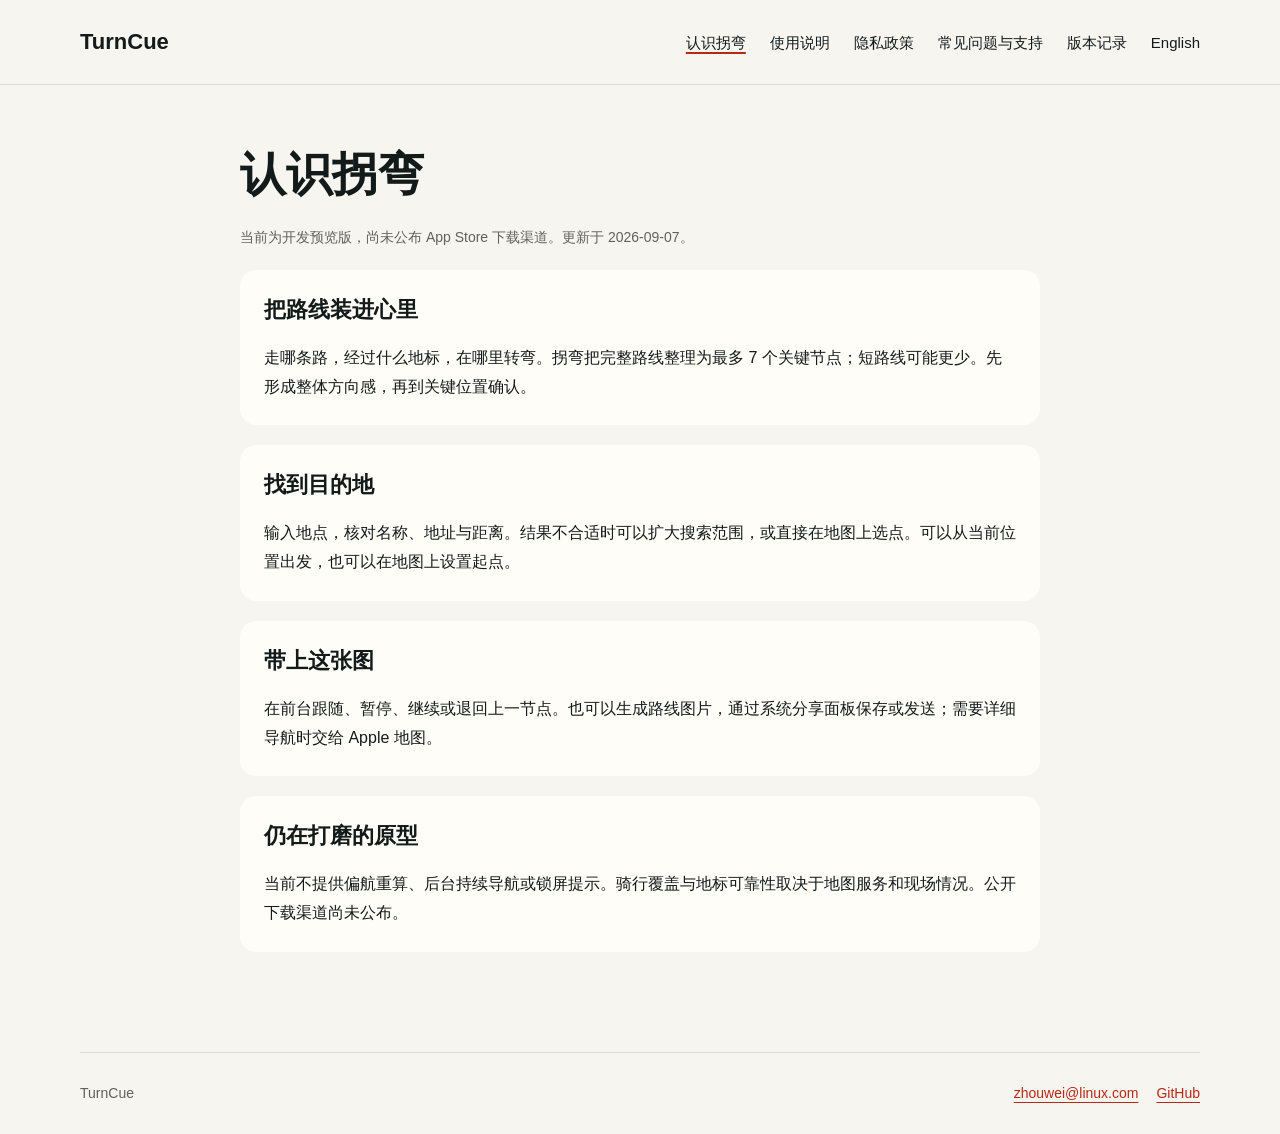
<file: index.html>
<!doctype html>
<html lang="zh-Hans"><head>
<meta charset="utf-8"><meta name="viewport" content="width=device-width, initial-scale=1">
<title>认识拐弯 · TurnCue</title>
<meta name="description" content="认识拐弯 — TurnCue route notes, key points and foreground following.">
<meta property="og:title" content="认识拐弯 · TurnCue"><meta property="og:type" content="website">
<meta property="og:url" content="https://xiaomao361.github.io/turncue/"><meta property="og:image" content="https://xiaomao361.github.io/turncue/assets/app-icon.png">
<link rel="canonical" href="https://xiaomao361.github.io/turncue/"><link rel="icon" href="assets/app-icon.png">
<link rel="stylesheet" href="assets/site.css"></head>
<body><a class="skip" href="#main">跳到正文</a>
<header class="site-header"><nav class="nav shell" aria-label="主导航">
<a class="brand" href="index.html">TurnCue</a><div class="links"><a href="index.html" aria-current="page">认识拐弯</a><a href="guide/index.html">使用说明</a><a href="privacy/index.html">隐私政策</a><a href="support/index.html">常见问题与支持</a><a href="changelog/index.html">版本记录</a><a href="en/index.html" lang="en">English</a></div></nav></header>
<main id="main" class="page shell"><h1>认识拐弯</h1><p class="status">当前为开发预览版，尚未公布 App Store 下载渠道。更新于 2026-09-07。</p>
<section class="help-card"><h2>把路线装进心里</h2><p>走哪条路，经过什么地标，在哪里转弯。拐弯把完整路线整理为最多 7 个关键节点；短路线可能更少。先形成整体方向感，再到关键位置确认。</p></section><section class="help-card"><h2>找到目的地</h2><p>输入地点，核对名称、地址与距离。结果不合适时可以扩大搜索范围，或直接在地图上选点。可以从当前位置出发，也可以在地图上设置起点。</p></section><section class="help-card"><h2>带上这张图</h2><p>在前台跟随、暂停、继续或退回上一节点。也可以生成路线图片，通过系统分享面板保存或发送；需要详细导航时交给 Apple 地图。</p></section><section class="help-card"><h2>仍在打磨的原型</h2><p>当前不提供偏航重算、后台持续导航或锁屏提示。骑行覆盖与地标可靠性取决于地图服务和现场情况。公开下载渠道尚未公布。</p></section></main>
<footer class="site-footer shell"><p>TurnCue</p><div><a href="mailto:zhouwei@linux.com">zhouwei@linux.com</a><a href="https://github.com/xiaomao361/turncue">GitHub</a></div></footer>
</body></html>
</file>
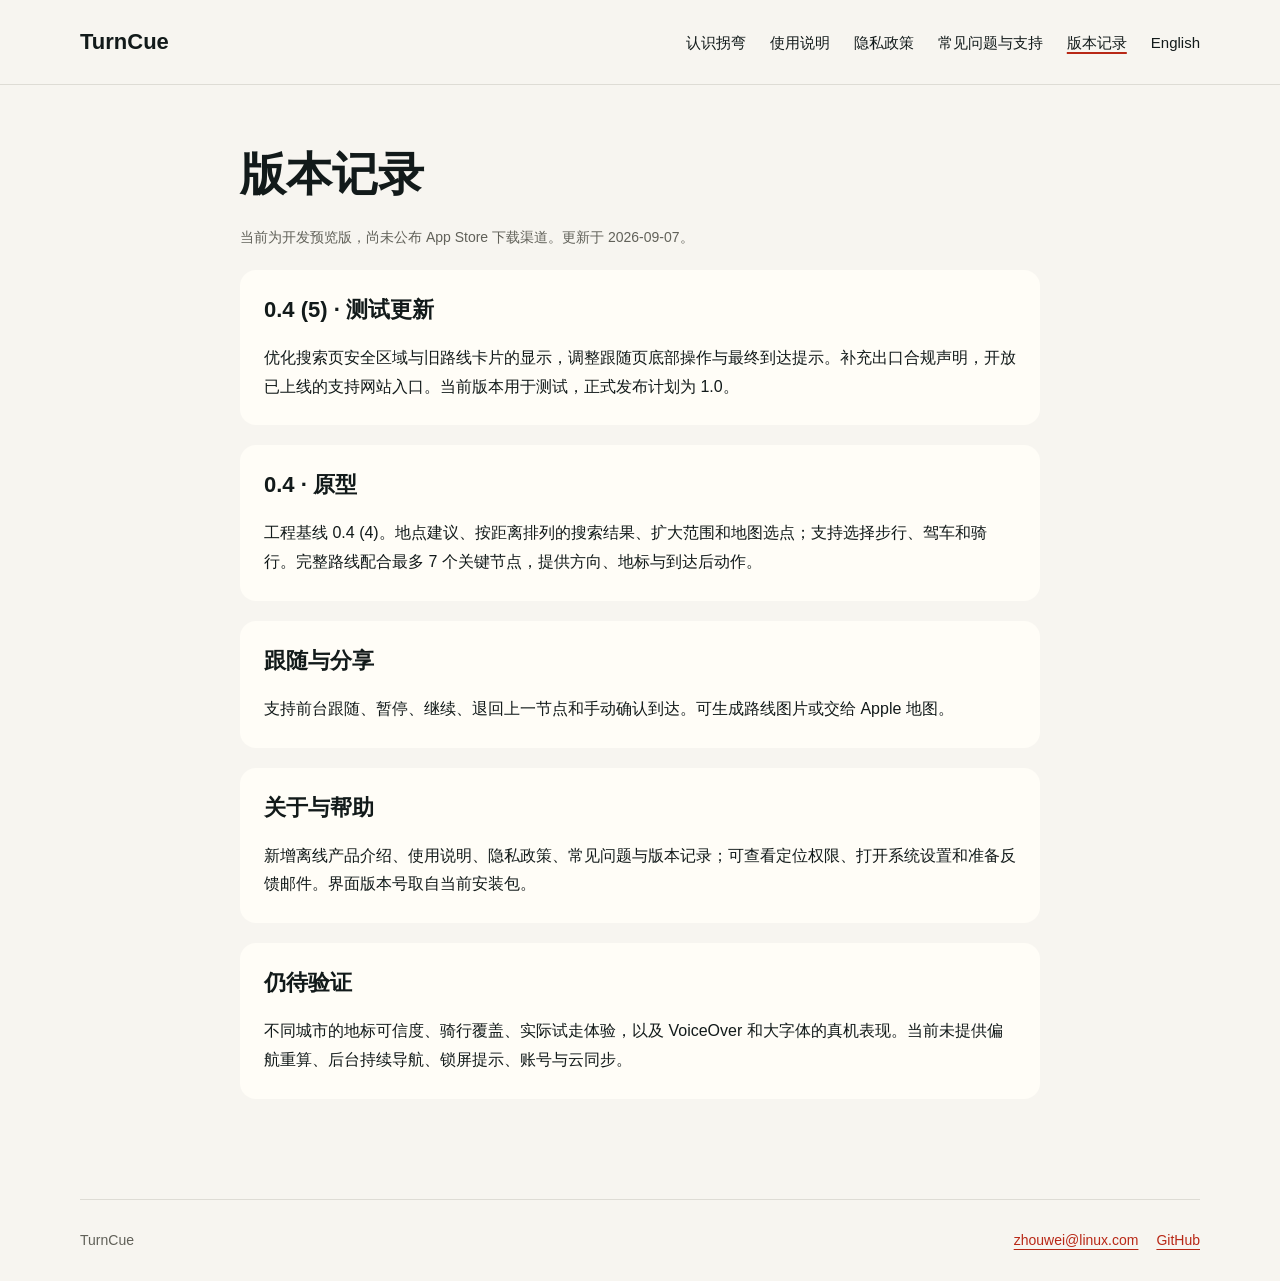
<file: changelog/index.html>
<!doctype html>
<html lang="zh-Hans"><head>
<meta charset="utf-8"><meta name="viewport" content="width=device-width, initial-scale=1">
<title>版本记录 · TurnCue</title>
<meta name="description" content="版本记录 — TurnCue route notes, key points and foreground following.">
<meta property="og:title" content="版本记录 · TurnCue"><meta property="og:type" content="website">
<meta property="og:url" content="https://xiaomao361.github.io/turncue/changelog/"><meta property="og:image" content="https://xiaomao361.github.io/turncue/assets/app-icon.png">
<link rel="canonical" href="https://xiaomao361.github.io/turncue/changelog/"><link rel="icon" href="../assets/app-icon.png">
<link rel="stylesheet" href="../assets/site.css"></head>
<body><a class="skip" href="#main">跳到正文</a>
<header class="site-header"><nav class="nav shell" aria-label="主导航">
<a class="brand" href="../index.html">TurnCue</a><div class="links"><a href="../index.html">认识拐弯</a><a href="../guide/index.html">使用说明</a><a href="../privacy/index.html">隐私政策</a><a href="../support/index.html">常见问题与支持</a><a href="index.html" aria-current="page">版本记录</a><a href="../en/changelog/index.html" lang="en">English</a></div></nav></header>
<main id="main" class="page shell"><h1>版本记录</h1><p class="status">当前为开发预览版，尚未公布 App Store 下载渠道。更新于 2026-09-07。</p>
<section class="help-card"><h2>0.4 (5) · 测试更新</h2><p>优化搜索页安全区域与旧路线卡片的显示，调整跟随页底部操作与最终到达提示。补充出口合规声明，开放已上线的支持网站入口。当前版本用于测试，正式发布计划为 1.0。</p></section><section class="help-card"><h2>0.4 · 原型</h2><p>工程基线 0.4 (4)。地点建议、按距离排列的搜索结果、扩大范围和地图选点；支持选择步行、驾车和骑行。完整路线配合最多 7 个关键节点，提供方向、地标与到达后动作。</p></section><section class="help-card"><h2>跟随与分享</h2><p>支持前台跟随、暂停、继续、退回上一节点和手动确认到达。可生成路线图片或交给 Apple 地图。</p></section><section class="help-card"><h2>关于与帮助</h2><p>新增离线产品介绍、使用说明、隐私政策、常见问题与版本记录；可查看定位权限、打开系统设置和准备反馈邮件。界面版本号取自当前安装包。</p></section><section class="help-card"><h2>仍待验证</h2><p>不同城市的地标可信度、骑行覆盖、实际试走体验，以及 VoiceOver 和大字体的真机表现。当前未提供偏航重算、后台持续导航、锁屏提示、账号与云同步。</p></section></main>
<footer class="site-footer shell"><p>TurnCue</p><div><a href="mailto:zhouwei@linux.com">zhouwei@linux.com</a><a href="https://github.com/xiaomao361/turncue">GitHub</a></div></footer>
</body></html>
</file>
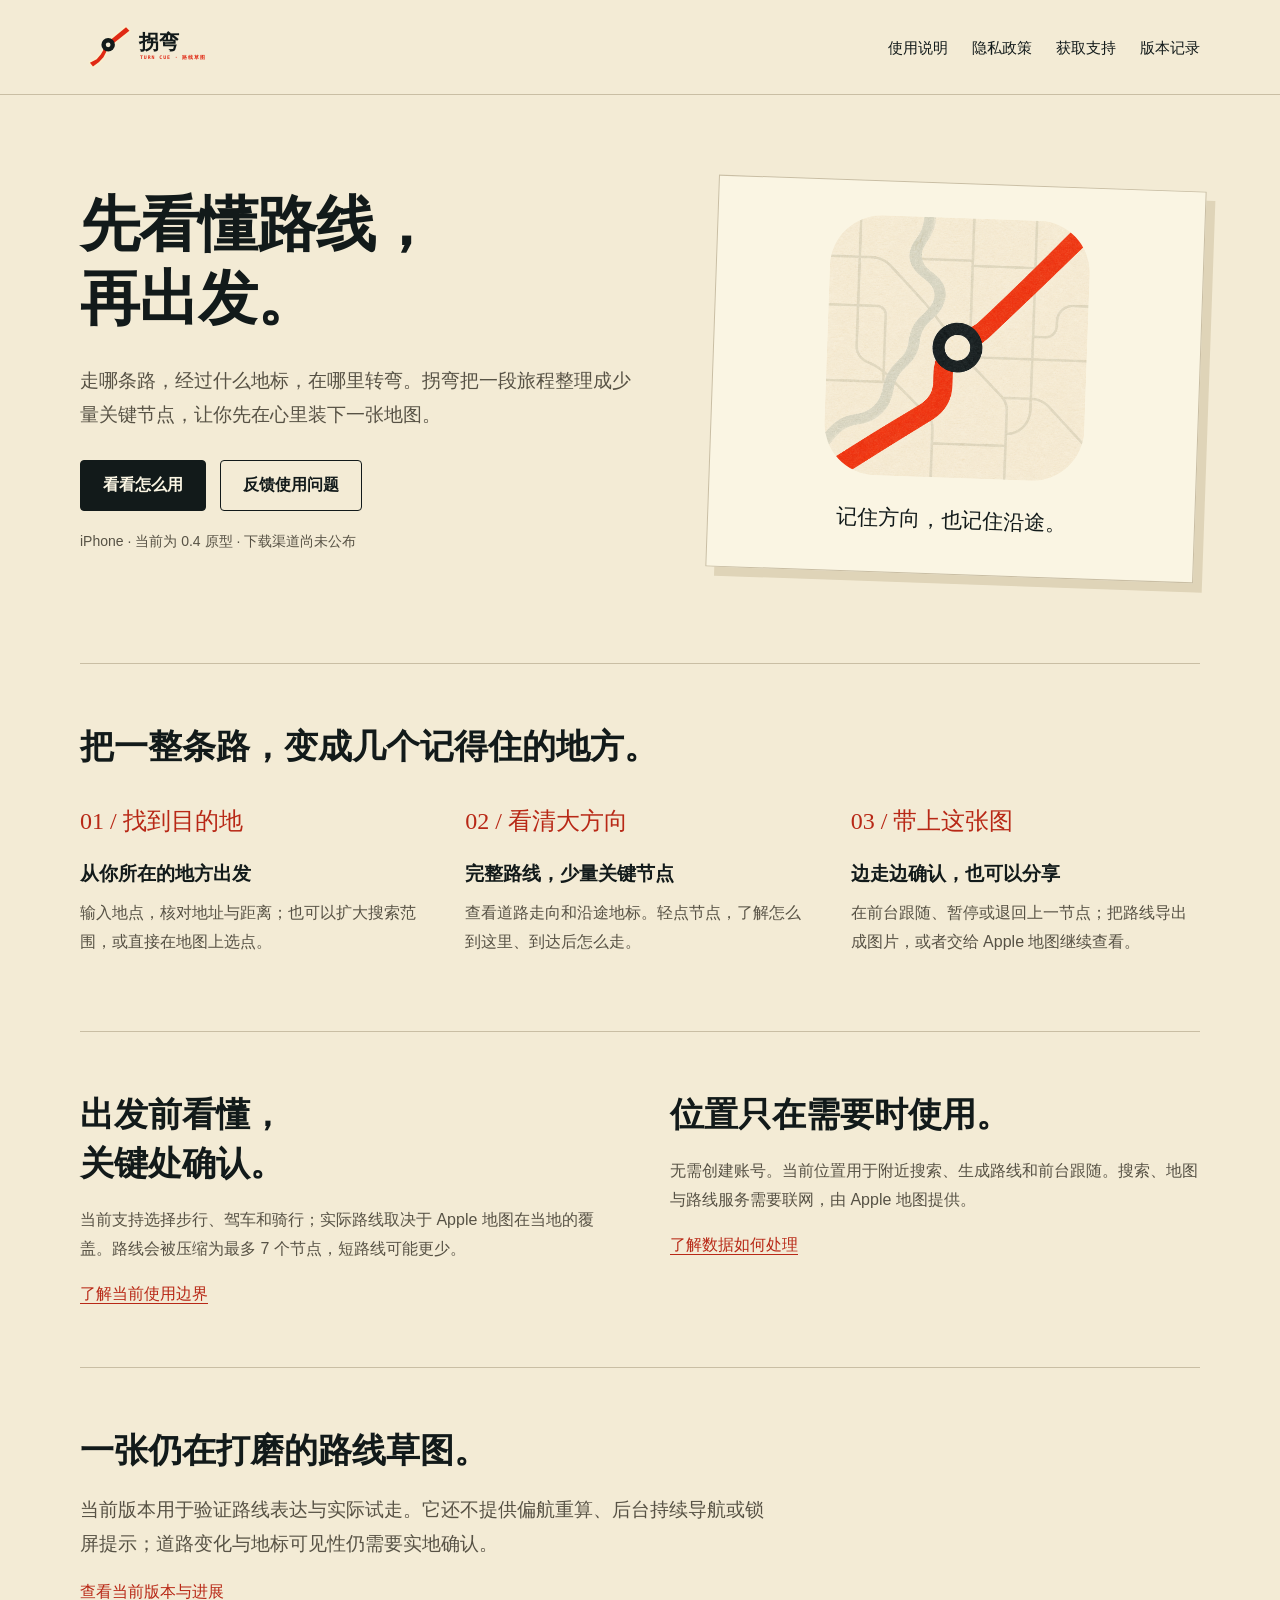
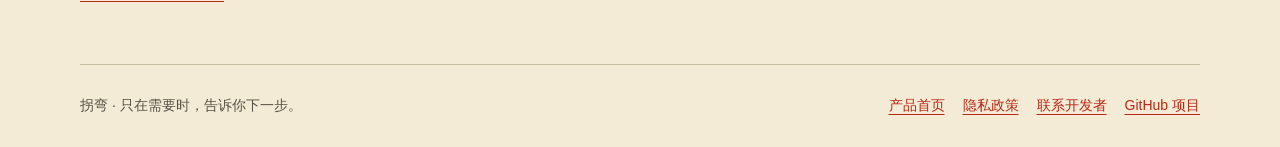
<file: docs/index.html>
<!doctype html>
<html lang="zh-Hans">
<head>
  <meta charset="utf-8">
  <meta name="viewport" content="width=device-width, initial-scale=1">
  <title>先看懂路线，再出发 · 拐弯 TurnCue</title>
  <meta name="description" content="拐弯是一款 iPhone 路线草图原型，把路线整理为少量方向、地标和关键节点。先形成整体方向感，需要完整导航时交给 Apple 地图。">
  <meta name="theme-color" content="#f3ebd5">
  <meta property="og:type" content="website">
  <meta property="og:title" content="先看懂路线，再出发 · 拐弯 TurnCue">
  <meta property="og:description" content="拐弯是一款 iPhone 路线草图原型，把路线整理为少量方向、地标和关键节点。先形成整体方向感，需要完整导航时交给 Apple 地图。">
  <meta property="og:url" content="https://xiaomao361.github.io/turncue/">
  <meta property="og:image" content="https://xiaomao361.github.io/turncue/assets/app-icon.png">
  <meta property="og:locale" content="zh_CN">
  <meta name="twitter:card" content="summary">
  <link rel="canonical" href="https://xiaomao361.github.io/turncue/">
  <link rel="icon" href="./assets/app-icon.png">
  <link rel="apple-touch-icon" href="./assets/app-icon.png">
  <link rel="stylesheet" href="./assets/site.css">
</head>
<body>
  <a class="skip" href="#main">跳到正文</a>
  <header class="site-header"><nav class="nav shell" aria-label="主导航">
    <a class="brand" href="./" aria-label="拐弯首页" aria-current="page"><img src="./brand/turncue-logo-lockup.svg" width="520" height="144" alt="拐弯 TurnCue"></a>
    <div class="links"><a href="./guide/">使用说明</a><a href="./privacy/">隐私政策</a><a href="./support/">获取支持</a><a href="./changelog/">版本记录</a></div>
  </nav></header>
  <main id="main">
    <section class="hero shell">
      <div><h1>先看懂路线，<br>再出发。</h1><p class="lead">走哪条路，经过什么地标，在哪里转弯。拐弯把一段旅程整理成少量关键节点，让你先在心里装下一张地图。</p><div class="actions"><a class="button" href="./guide/">看看怎么用</a><a class="button secondary" href="./support/">反馈使用问题</a></div><p class="status" style="margin-top:18px">iPhone · 当前为 0.4 原型 · 下载渠道尚未公布</p></div>
      <figure class="hero-art"><img src="./assets/app-icon.png" width="1024" height="1024" alt="拐弯 App 图标：纸色地图上的朱红路线与会合点"><figcaption>记住方向，也记住沿途。</figcaption></figure>
    </section>
    <section class="section shell" aria-labelledby="how"><h2 id="how">把一整条路，变成几个记得住的地方。</h2><ol class="steps"><li><span class="step-number">01 / 找到目的地</span><h3>从你所在的地方出发</h3><p>输入地点，核对地址与距离；也可以扩大搜索范围，或直接在地图上选点。</p></li><li><span class="step-number">02 / 看清大方向</span><h3>完整路线，少量关键节点</h3><p>查看道路走向和沿途地标。轻点节点，了解怎么到这里、到达后怎么走。</p></li><li><span class="step-number">03 / 带上这张图</span><h3>边走边确认，也可以分享</h3><p>在前台跟随、暂停或退回上一节点；把路线导出成图片，或者交给 Apple 地图继续查看。</p></li></ol></section>
    <section class="section shell band"><div><h2>出发前看懂，<br>关键处确认。</h2><p>当前支持选择步行、驾车和骑行；实际路线取决于 Apple 地图在当地的覆盖。路线会被压缩为最多 7 个节点，短路线可能更少。</p><a href="./guide/#limits">了解当前使用边界</a></div><div><h2>位置只在需要时使用。</h2><p>无需创建账号。当前位置用于附近搜索、生成路线和前台跟随。搜索、地图与路线服务需要联网，由 Apple 地图提供。</p><a href="./privacy/">了解数据如何处理</a></div></section>
    <section class="section shell"><h2>一张仍在打磨的路线草图。</h2><p class="lead">当前版本用于验证路线表达与实际试走。它还不提供偏航重算、后台持续导航或锁屏提示；道路变化与地标可见性仍需要实地确认。</p><a href="./changelog/">查看当前版本与进展</a></section>
  </main>
  <footer class="site-footer shell"><p>拐弯 · 只在需要时，告诉你下一步。</p><div><a href="./">产品首页</a><a href="./privacy/">隐私政策</a><a href="./support/">联系开发者</a><a href="https://github.com/xiaomao361/turncue">GitHub 项目</a></div></footer>
</body>
</html>
</file>
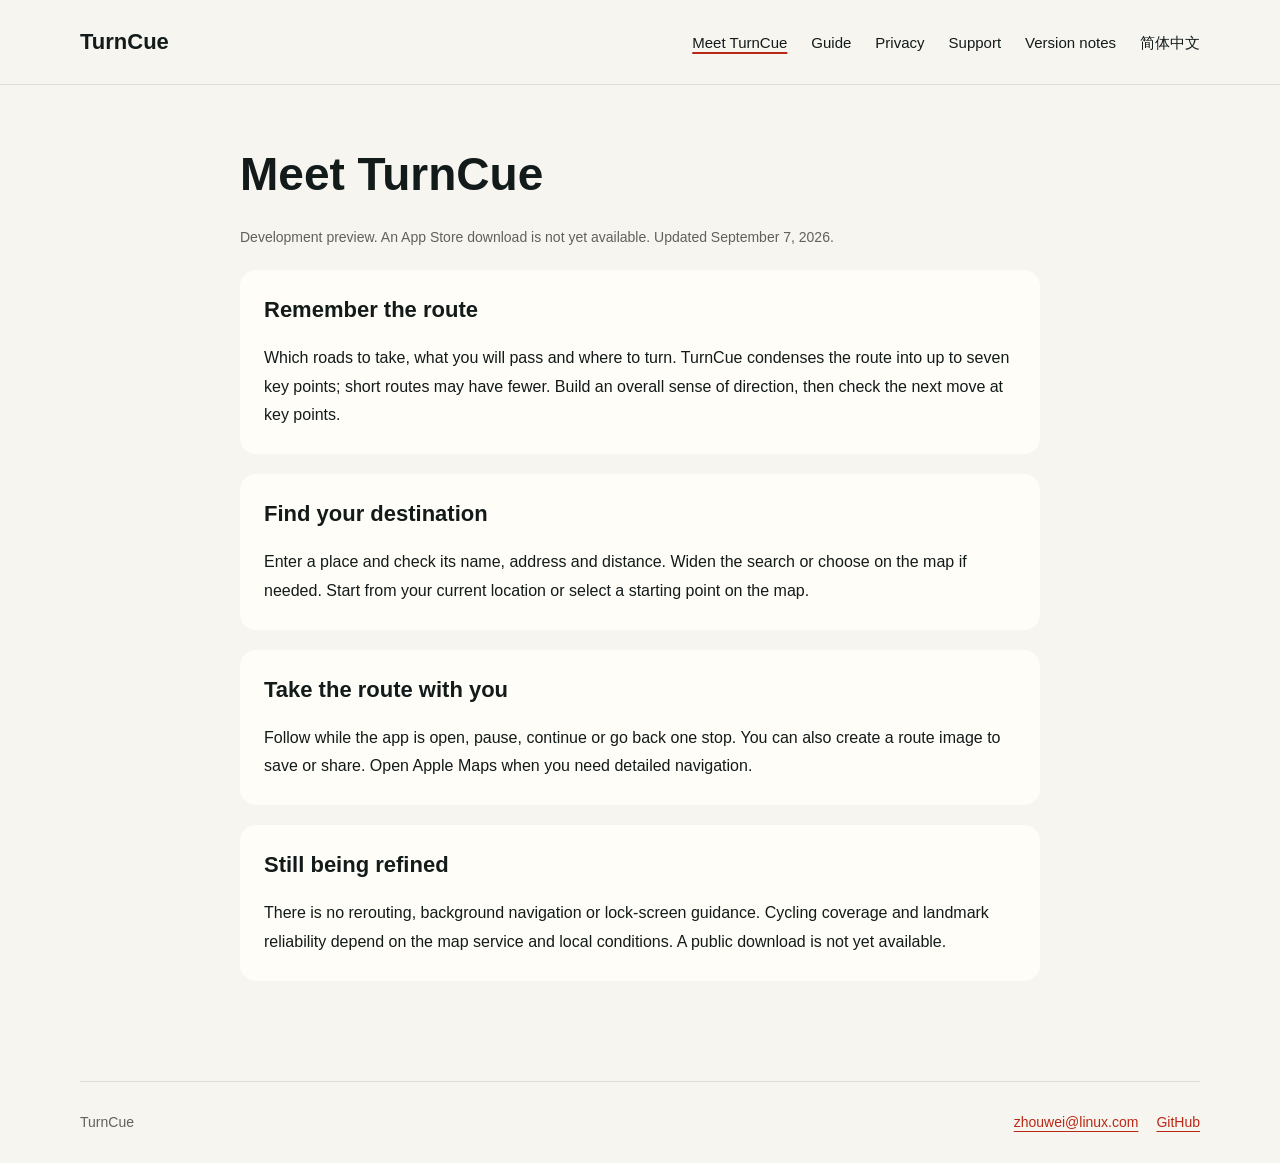
<file: en/index.html>
<!doctype html>
<html lang="en"><head>
<meta charset="utf-8"><meta name="viewport" content="width=device-width, initial-scale=1">
<title>Meet TurnCue · TurnCue</title>
<meta name="description" content="Meet TurnCue — TurnCue route notes, key points and foreground following.">
<meta property="og:title" content="Meet TurnCue · TurnCue"><meta property="og:type" content="website">
<meta property="og:url" content="https://xiaomao361.github.io/turncue/en/"><meta property="og:image" content="https://xiaomao361.github.io/turncue/assets/app-icon.png">
<link rel="canonical" href="https://xiaomao361.github.io/turncue/en/"><link rel="icon" href="../assets/app-icon.png">
<link rel="stylesheet" href="../assets/site.css"></head>
<body><a class="skip" href="#main">Skip to content</a>
<header class="site-header"><nav class="nav shell" aria-label="Main navigation">
<a class="brand" href="index.html">TurnCue</a><div class="links"><a href="index.html" aria-current="page">Meet TurnCue</a><a href="guide/index.html">Guide</a><a href="privacy/index.html">Privacy</a><a href="support/index.html">Support</a><a href="changelog/index.html">Version notes</a><a href="../index.html" lang="zh-Hans">简体中文</a></div></nav></header>
<main id="main" class="page shell"><h1>Meet TurnCue</h1><p class="status">Development preview. An App Store download is not yet available. Updated September 7, 2026.</p>
<section class="help-card"><h2>Remember the route</h2><p>Which roads to take, what you will pass and where to turn. TurnCue condenses the route into up to seven key points; short routes may have fewer. Build an overall sense of direction, then check the next move at key points.</p></section><section class="help-card"><h2>Find your destination</h2><p>Enter a place and check its name, address and distance. Widen the search or choose on the map if needed. Start from your current location or select a starting point on the map.</p></section><section class="help-card"><h2>Take the route with you</h2><p>Follow while the app is open, pause, continue or go back one stop. You can also create a route image to save or share. Open Apple Maps when you need detailed navigation.</p></section><section class="help-card"><h2>Still being refined</h2><p>There is no rerouting, background navigation or lock-screen guidance. Cycling coverage and landmark reliability depend on the map service and local conditions. A public download is not yet available.</p></section></main>
<footer class="site-footer shell"><p>TurnCue</p><div><a href="mailto:zhouwei@linux.com">zhouwei@linux.com</a><a href="https://github.com/xiaomao361/turncue">GitHub</a></div></footer>
</body></html>
</file>
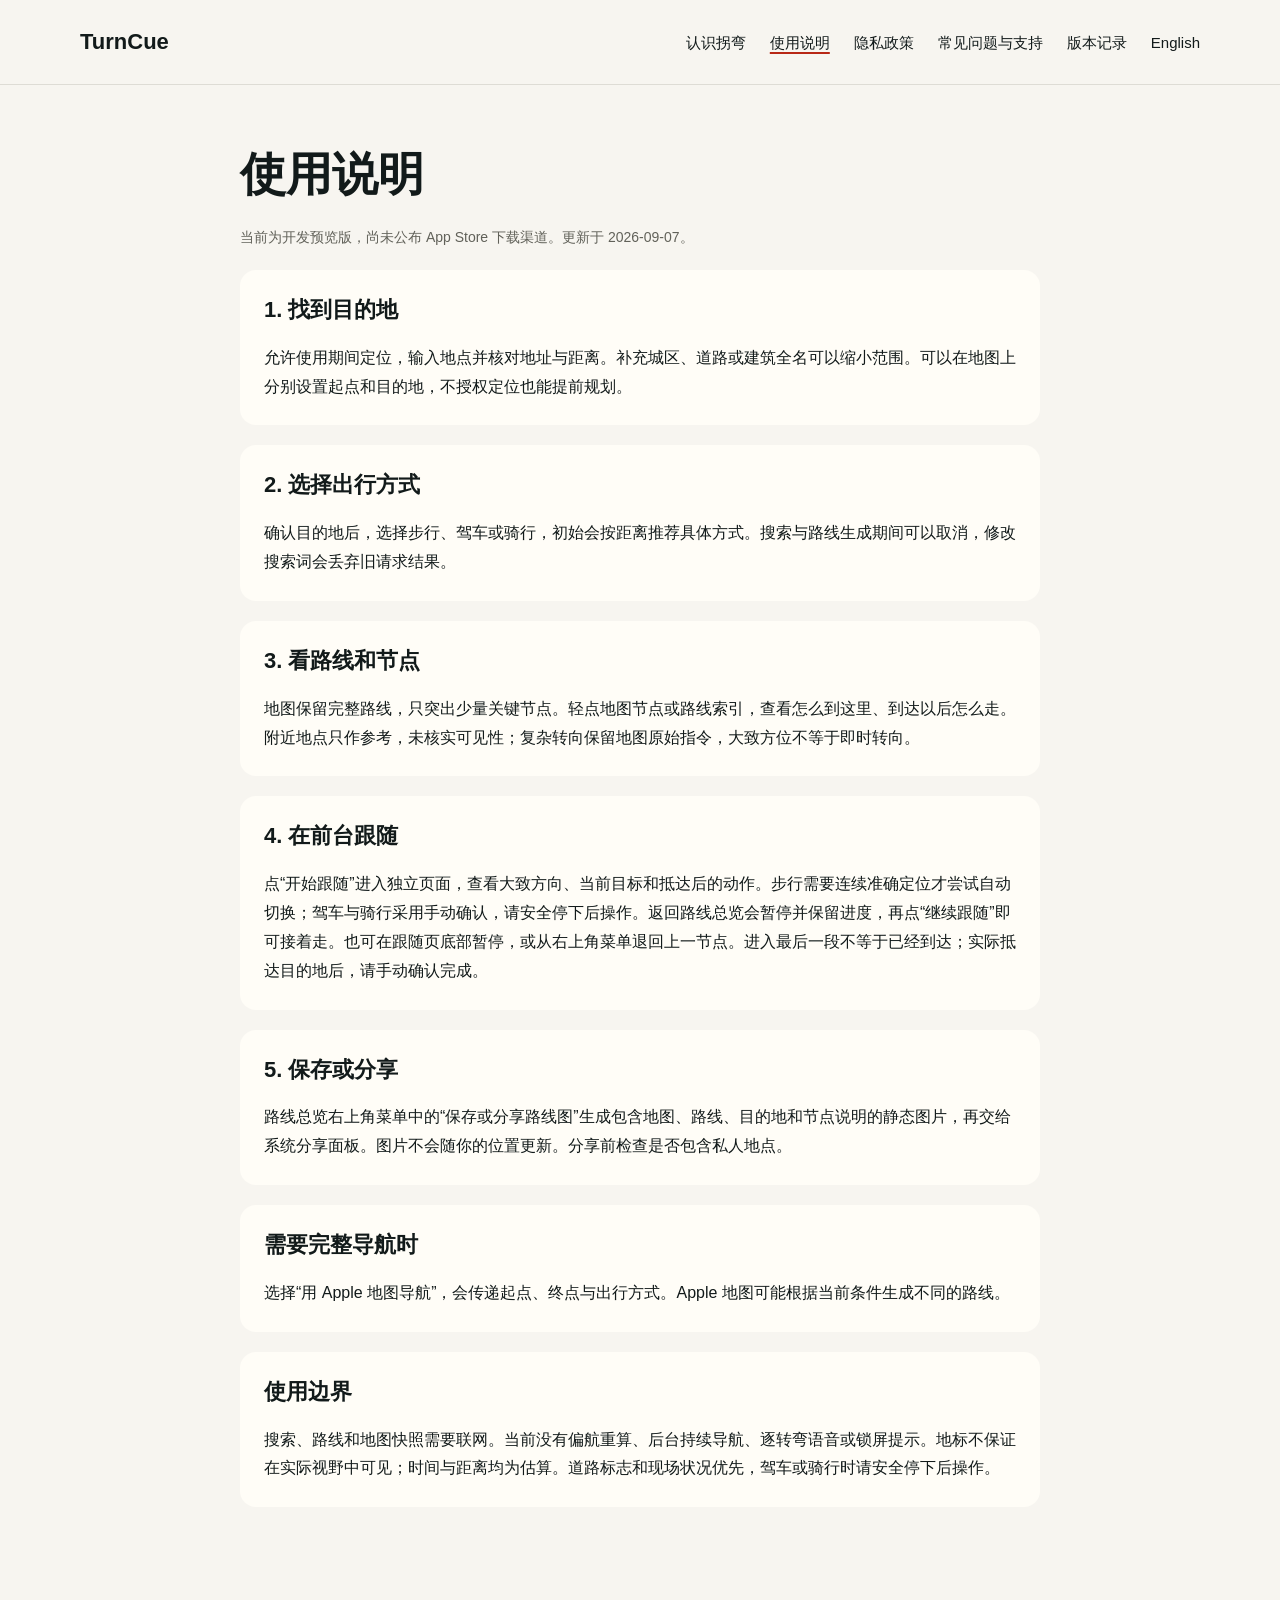
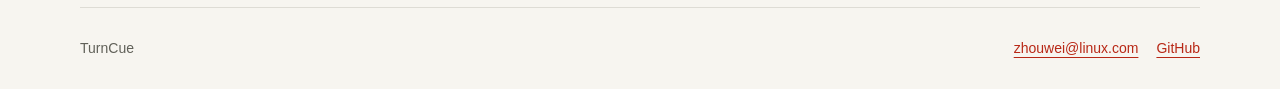
<file: guide/index.html>
<!doctype html>
<html lang="zh-Hans"><head>
<meta charset="utf-8"><meta name="viewport" content="width=device-width, initial-scale=1">
<title>使用说明 · TurnCue</title>
<meta name="description" content="使用说明 — TurnCue route notes, key points and foreground following.">
<meta property="og:title" content="使用说明 · TurnCue"><meta property="og:type" content="website">
<meta property="og:url" content="https://xiaomao361.github.io/turncue/guide/"><meta property="og:image" content="https://xiaomao361.github.io/turncue/assets/app-icon.png">
<link rel="canonical" href="https://xiaomao361.github.io/turncue/guide/"><link rel="icon" href="../assets/app-icon.png">
<link rel="stylesheet" href="../assets/site.css"></head>
<body><a class="skip" href="#main">跳到正文</a>
<header class="site-header"><nav class="nav shell" aria-label="主导航">
<a class="brand" href="../index.html">TurnCue</a><div class="links"><a href="../index.html">认识拐弯</a><a href="index.html" aria-current="page">使用说明</a><a href="../privacy/index.html">隐私政策</a><a href="../support/index.html">常见问题与支持</a><a href="../changelog/index.html">版本记录</a><a href="../en/guide/index.html" lang="en">English</a></div></nav></header>
<main id="main" class="page shell"><h1>使用说明</h1><p class="status">当前为开发预览版，尚未公布 App Store 下载渠道。更新于 2026-09-07。</p>
<section class="help-card"><h2>1. 找到目的地</h2><p>允许使用期间定位，输入地点并核对地址与距离。补充城区、道路或建筑全名可以缩小范围。可以在地图上分别设置起点和目的地，不授权定位也能提前规划。</p></section><section class="help-card"><h2>2. 选择出行方式</h2><p>确认目的地后，选择步行、驾车或骑行，初始会按距离推荐具体方式。搜索与路线生成期间可以取消，修改搜索词会丢弃旧请求结果。</p></section><section class="help-card"><h2>3. 看路线和节点</h2><p>地图保留完整路线，只突出少量关键节点。轻点地图节点或路线索引，查看怎么到这里、到达以后怎么走。附近地点只作参考，未核实可见性；复杂转向保留地图原始指令，大致方位不等于即时转向。</p></section><section class="help-card"><h2>4. 在前台跟随</h2><p>点“开始跟随”进入独立页面，查看大致方向、当前目标和抵达后的动作。步行需要连续准确定位才尝试自动切换；驾车与骑行采用手动确认，请安全停下后操作。返回路线总览会暂停并保留进度，再点“继续跟随”即可接着走。也可在跟随页底部暂停，或从右上角菜单退回上一节点。进入最后一段不等于已经到达；实际抵达目的地后，请手动确认完成。</p></section><section class="help-card"><h2>5. 保存或分享</h2><p>路线总览右上角菜单中的“保存或分享路线图”生成包含地图、路线、目的地和节点说明的静态图片，再交给系统分享面板。图片不会随你的位置更新。分享前检查是否包含私人地点。</p></section><section class="help-card"><h2>需要完整导航时</h2><p>选择“用 Apple 地图导航”，会传递起点、终点与出行方式。Apple 地图可能根据当前条件生成不同的路线。</p></section><section class="help-card"><h2>使用边界</h2><p>搜索、路线和地图快照需要联网。当前没有偏航重算、后台持续导航、逐转弯语音或锁屏提示。地标不保证在实际视野中可见；时间与距离均为估算。道路标志和现场状况优先，驾车或骑行时请安全停下后操作。</p></section></main>
<footer class="site-footer shell"><p>TurnCue</p><div><a href="mailto:zhouwei@linux.com">zhouwei@linux.com</a><a href="https://github.com/xiaomao361/turncue">GitHub</a></div></footer>
</body></html>
</file>
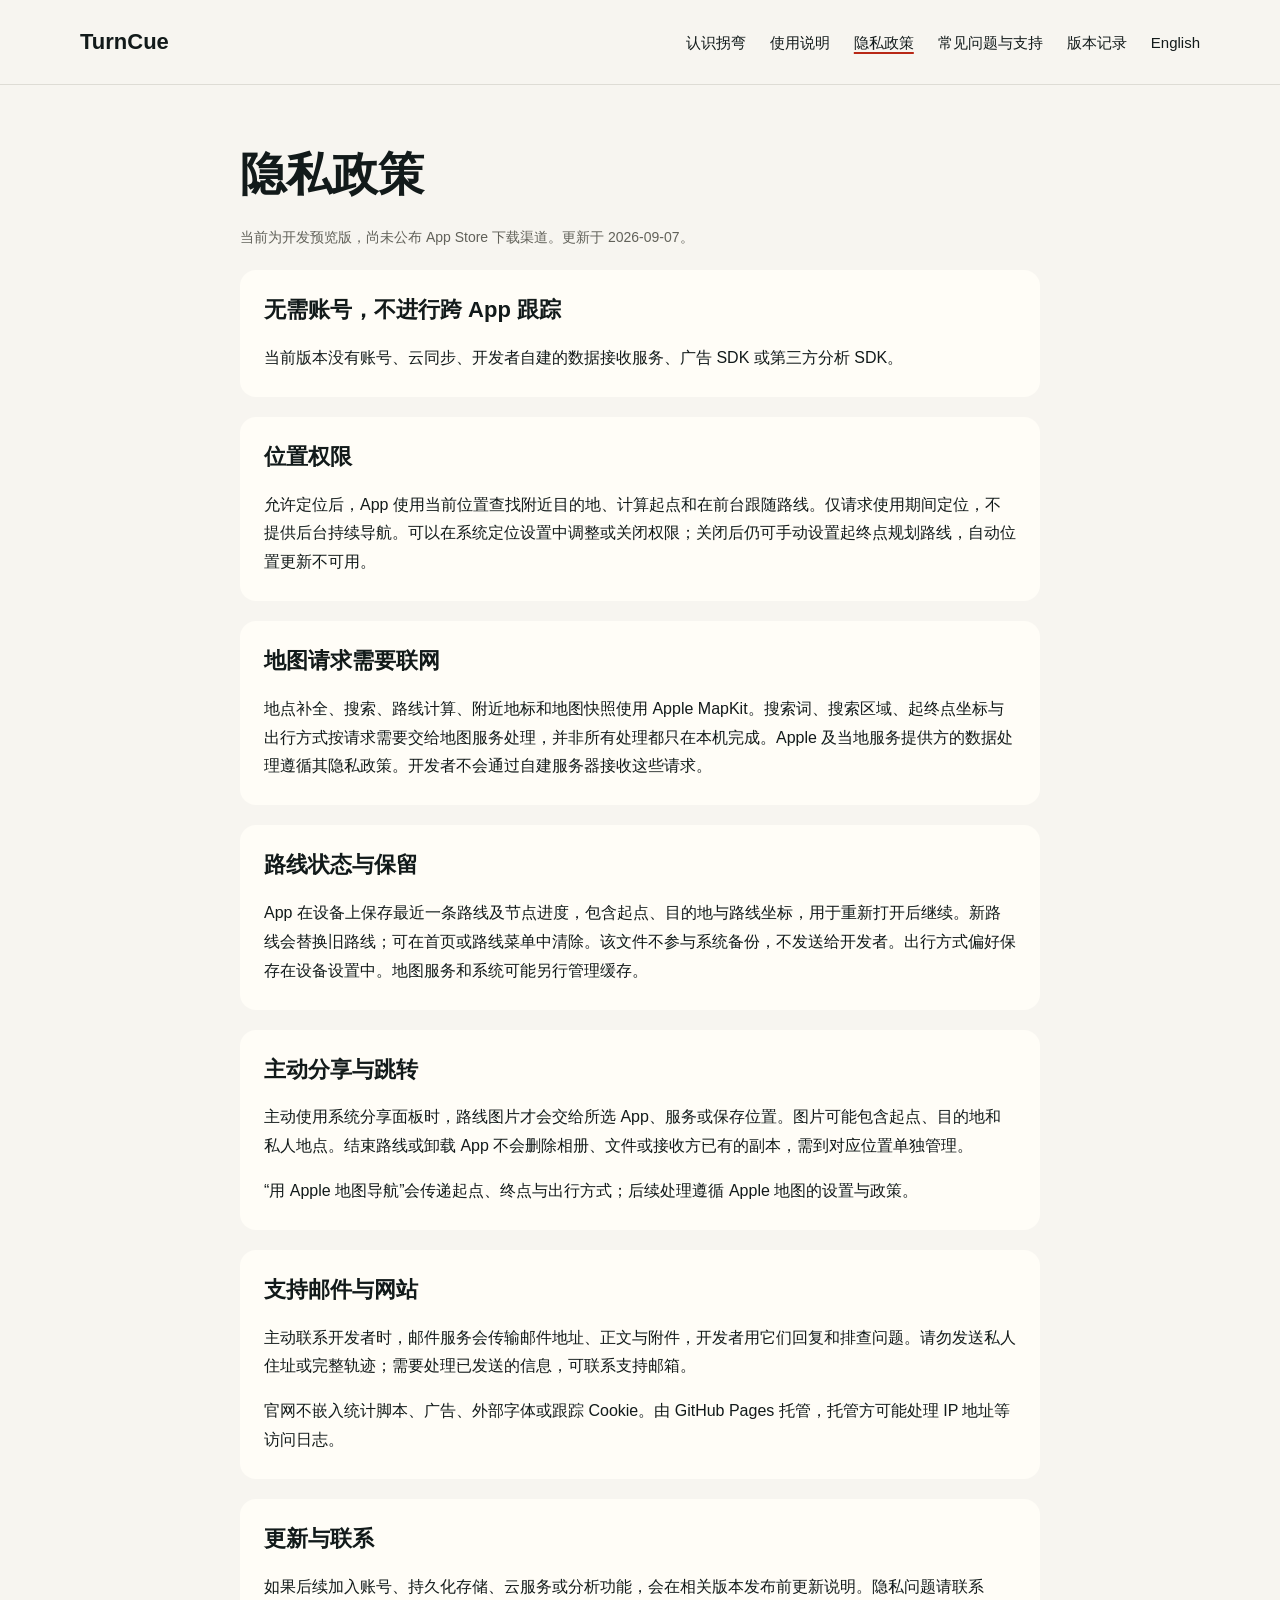
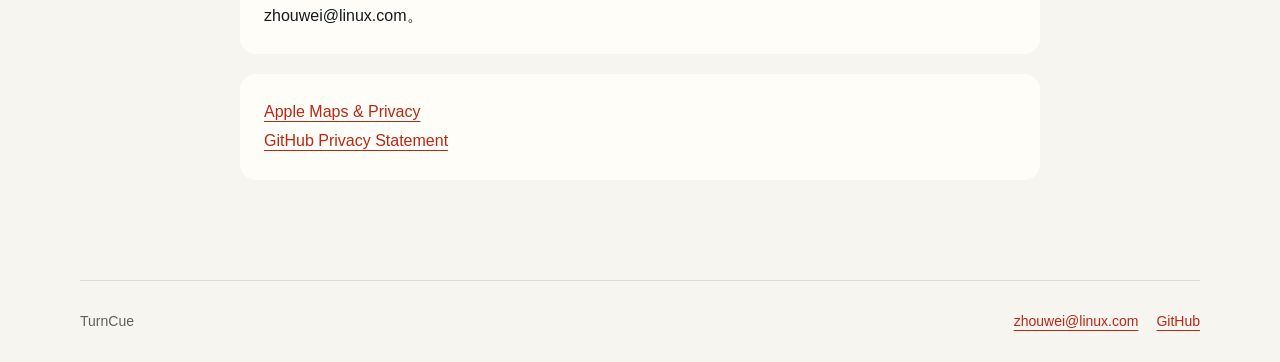
<file: privacy/index.html>
<!doctype html>
<html lang="zh-Hans"><head>
<meta charset="utf-8"><meta name="viewport" content="width=device-width, initial-scale=1">
<title>隐私政策 · TurnCue</title>
<meta name="description" content="隐私政策 — TurnCue route notes, key points and foreground following.">
<meta property="og:title" content="隐私政策 · TurnCue"><meta property="og:type" content="website">
<meta property="og:url" content="https://xiaomao361.github.io/turncue/privacy/"><meta property="og:image" content="https://xiaomao361.github.io/turncue/assets/app-icon.png">
<link rel="canonical" href="https://xiaomao361.github.io/turncue/privacy/"><link rel="icon" href="../assets/app-icon.png">
<link rel="stylesheet" href="../assets/site.css"></head>
<body><a class="skip" href="#main">跳到正文</a>
<header class="site-header"><nav class="nav shell" aria-label="主导航">
<a class="brand" href="../index.html">TurnCue</a><div class="links"><a href="../index.html">认识拐弯</a><a href="../guide/index.html">使用说明</a><a href="index.html" aria-current="page">隐私政策</a><a href="../support/index.html">常见问题与支持</a><a href="../changelog/index.html">版本记录</a><a href="../en/privacy/index.html" lang="en">English</a></div></nav></header>
<main id="main" class="page shell"><h1>隐私政策</h1><p class="status">当前为开发预览版，尚未公布 App Store 下载渠道。更新于 2026-09-07。</p>
<section class="help-card"><h2>无需账号，不进行跨 App 跟踪</h2><p>当前版本没有账号、云同步、开发者自建的数据接收服务、广告 SDK 或第三方分析 SDK。</p></section><section class="help-card"><h2>位置权限</h2><p>允许定位后，App 使用当前位置查找附近目的地、计算起点和在前台跟随路线。仅请求使用期间定位，不提供后台持续导航。可以在系统定位设置中调整或关闭权限；关闭后仍可手动设置起终点规划路线，自动位置更新不可用。</p></section><section class="help-card"><h2>地图请求需要联网</h2><p>地点补全、搜索、路线计算、附近地标和地图快照使用 Apple MapKit。搜索词、搜索区域、起终点坐标与出行方式按请求需要交给地图服务处理，并非所有处理都只在本机完成。Apple 及当地服务提供方的数据处理遵循其隐私政策。开发者不会通过自建服务器接收这些请求。</p></section><section class="help-card"><h2>路线状态与保留</h2><p>App 在设备上保存最近一条路线及节点进度，包含起点、目的地与路线坐标，用于重新打开后继续。新路线会替换旧路线；可在首页或路线菜单中清除。该文件不参与系统备份，不发送给开发者。出行方式偏好保存在设备设置中。地图服务和系统可能另行管理缓存。</p></section><section class="help-card"><h2>主动分享与跳转</h2><p>主动使用系统分享面板时，路线图片才会交给所选 App、服务或保存位置。图片可能包含起点、目的地和私人地点。结束路线或卸载 App 不会删除相册、文件或接收方已有的副本，需到对应位置单独管理。</p><p>“用 Apple 地图导航”会传递起点、终点与出行方式；后续处理遵循 Apple 地图的设置与政策。</p></section><section class="help-card"><h2>支持邮件与网站</h2><p>主动联系开发者时，邮件服务会传输邮件地址、正文与附件，开发者用它们回复和排查问题。请勿发送私人住址或完整轨迹；需要处理已发送的信息，可联系支持邮箱。</p><p>官网不嵌入统计脚本、广告、外部字体或跟踪 Cookie。由 GitHub Pages 托管，托管方可能处理 IP 地址等访问日志。</p></section><section class="help-card"><h2>更新与联系</h2><p>如果后续加入账号、持久化存储、云服务或分析功能，会在相关版本发布前更新说明。隐私问题请联系 zhouwei@linux.com。</p></section><section class="help-card"><a href="https://www.apple.com/legal/privacy/data/en/apple-maps/">Apple Maps &amp; Privacy</a><br><a href="https://docs.github.com/en/site-policy/privacy-policies/github-general-privacy-statement">GitHub Privacy Statement</a></section></main>
<footer class="site-footer shell"><p>TurnCue</p><div><a href="mailto:zhouwei@linux.com">zhouwei@linux.com</a><a href="https://github.com/xiaomao361/turncue">GitHub</a></div></footer>
</body></html>
</file>
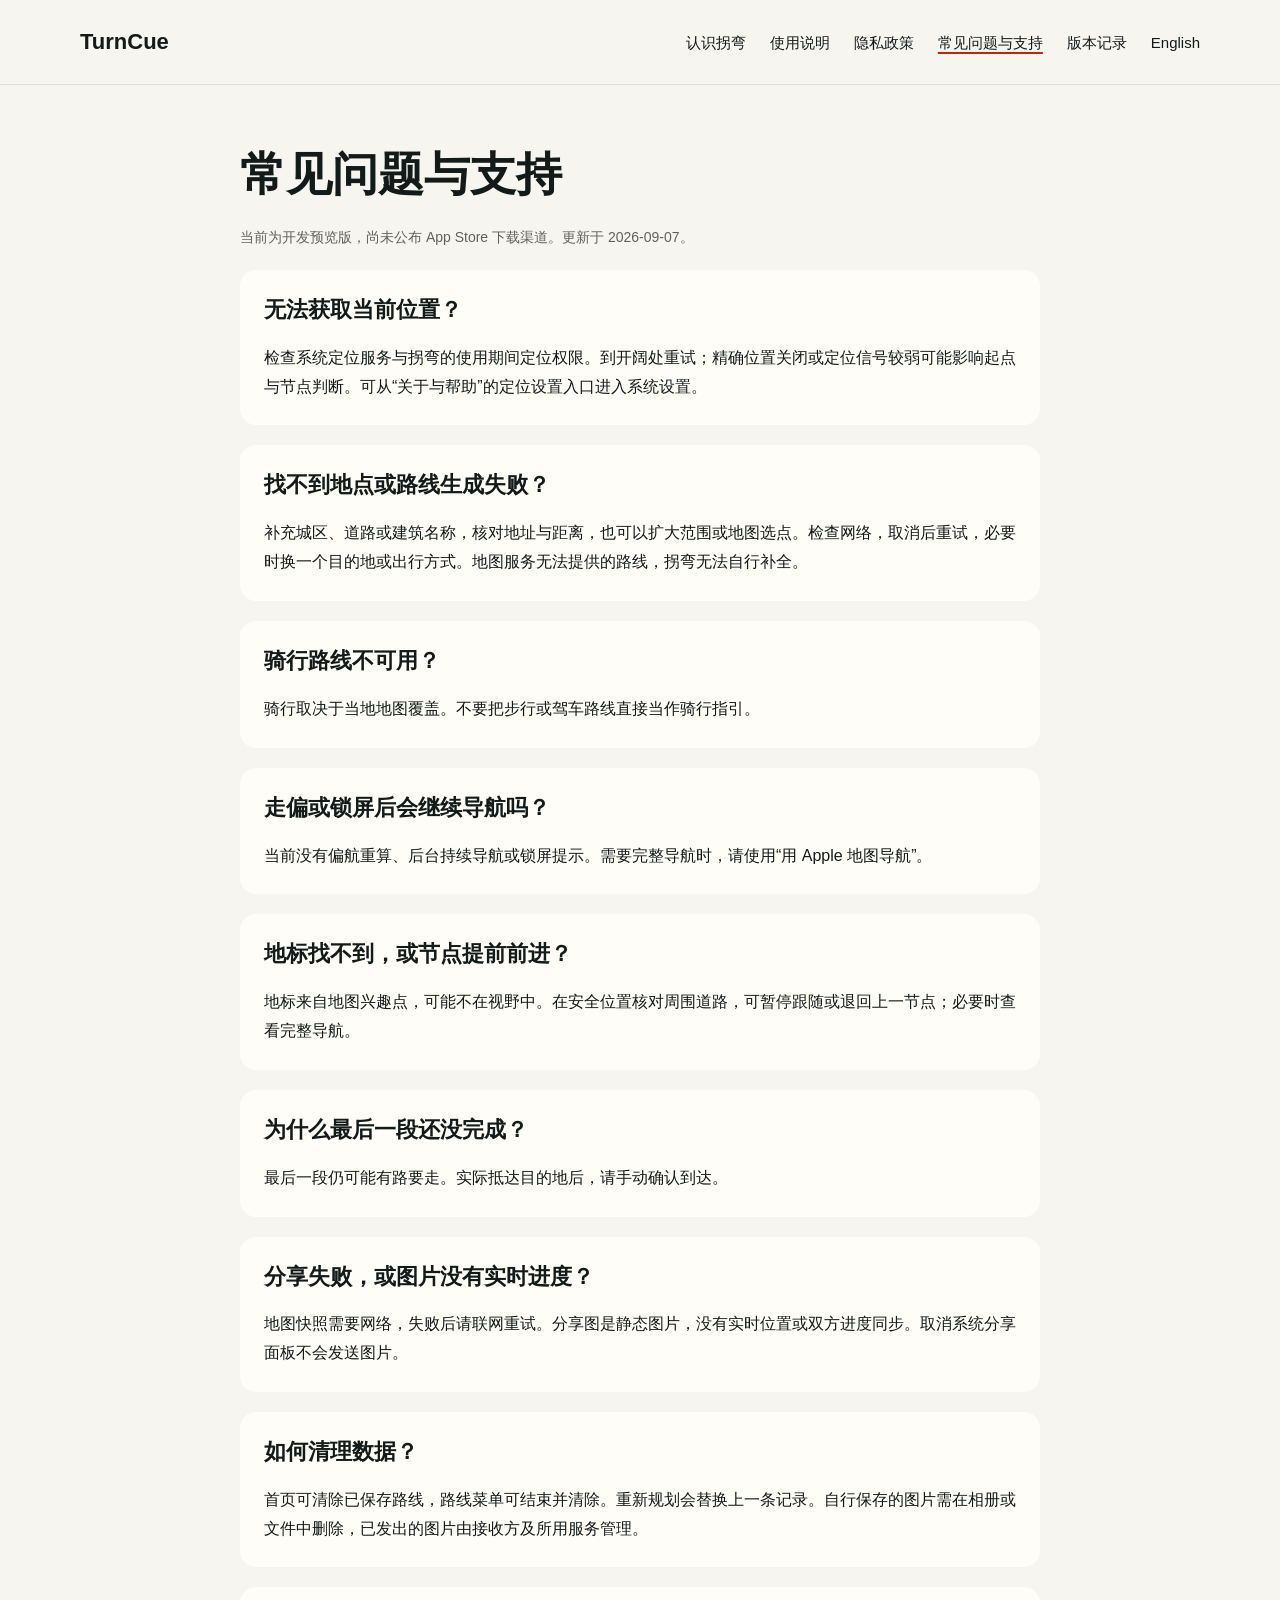
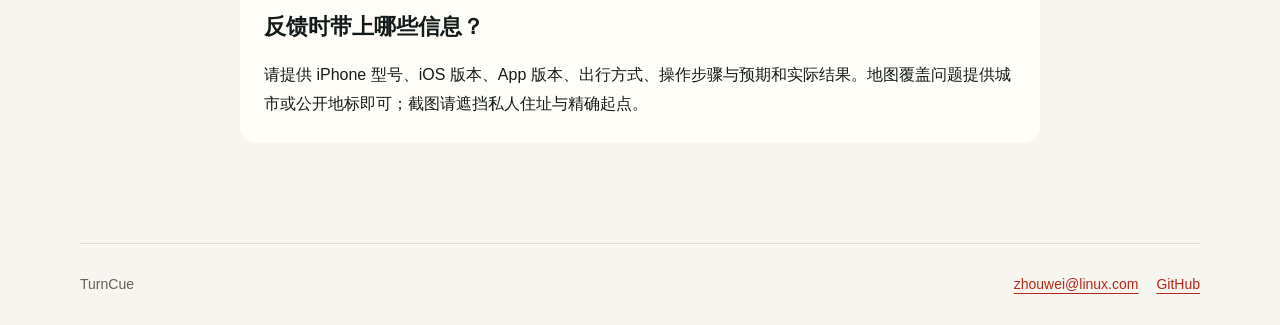
<file: support/index.html>
<!doctype html>
<html lang="zh-Hans"><head>
<meta charset="utf-8"><meta name="viewport" content="width=device-width, initial-scale=1">
<title>常见问题与支持 · TurnCue</title>
<meta name="description" content="常见问题与支持 — TurnCue route notes, key points and foreground following.">
<meta property="og:title" content="常见问题与支持 · TurnCue"><meta property="og:type" content="website">
<meta property="og:url" content="https://xiaomao361.github.io/turncue/support/"><meta property="og:image" content="https://xiaomao361.github.io/turncue/assets/app-icon.png">
<link rel="canonical" href="https://xiaomao361.github.io/turncue/support/"><link rel="icon" href="../assets/app-icon.png">
<link rel="stylesheet" href="../assets/site.css"></head>
<body><a class="skip" href="#main">跳到正文</a>
<header class="site-header"><nav class="nav shell" aria-label="主导航">
<a class="brand" href="../index.html">TurnCue</a><div class="links"><a href="../index.html">认识拐弯</a><a href="../guide/index.html">使用说明</a><a href="../privacy/index.html">隐私政策</a><a href="index.html" aria-current="page">常见问题与支持</a><a href="../changelog/index.html">版本记录</a><a href="../en/support/index.html" lang="en">English</a></div></nav></header>
<main id="main" class="page shell"><h1>常见问题与支持</h1><p class="status">当前为开发预览版，尚未公布 App Store 下载渠道。更新于 2026-09-07。</p>
<section class="help-card"><h2>无法获取当前位置？</h2><p>检查系统定位服务与拐弯的使用期间定位权限。到开阔处重试；精确位置关闭或定位信号较弱可能影响起点与节点判断。可从“关于与帮助”的定位设置入口进入系统设置。</p></section><section class="help-card"><h2>找不到地点或路线生成失败？</h2><p>补充城区、道路或建筑名称，核对地址与距离，也可以扩大范围或地图选点。检查网络，取消后重试，必要时换一个目的地或出行方式。地图服务无法提供的路线，拐弯无法自行补全。</p></section><section class="help-card"><h2>骑行路线不可用？</h2><p>骑行取决于当地地图覆盖。不要把步行或驾车路线直接当作骑行指引。</p></section><section class="help-card"><h2>走偏或锁屏后会继续导航吗？</h2><p>当前没有偏航重算、后台持续导航或锁屏提示。需要完整导航时，请使用“用 Apple 地图导航”。</p></section><section class="help-card"><h2>地标找不到，或节点提前前进？</h2><p>地标来自地图兴趣点，可能不在视野中。在安全位置核对周围道路，可暂停跟随或退回上一节点；必要时查看完整导航。</p></section><section class="help-card"><h2>为什么最后一段还没完成？</h2><p>最后一段仍可能有路要走。实际抵达目的地后，请手动确认到达。</p></section><section class="help-card"><h2>分享失败，或图片没有实时进度？</h2><p>地图快照需要网络，失败后请联网重试。分享图是静态图片，没有实时位置或双方进度同步。取消系统分享面板不会发送图片。</p></section><section class="help-card"><h2>如何清理数据？</h2><p>首页可清除已保存路线，路线菜单可结束并清除。重新规划会替换上一条记录。自行保存的图片需在相册或文件中删除，已发出的图片由接收方及所用服务管理。</p></section><section class="help-card"><h2>反馈时带上哪些信息？</h2><p>请提供 iPhone 型号、iOS 版本、App 版本、出行方式、操作步骤与预期和实际结果。地图覆盖问题提供城市或公开地标即可；截图请遮挡私人住址与精确起点。</p></section></main>
<footer class="site-footer shell"><p>TurnCue</p><div><a href="mailto:zhouwei@linux.com">zhouwei@linux.com</a><a href="https://github.com/xiaomao361/turncue">GitHub</a></div></footer>
</body></html>
</file>
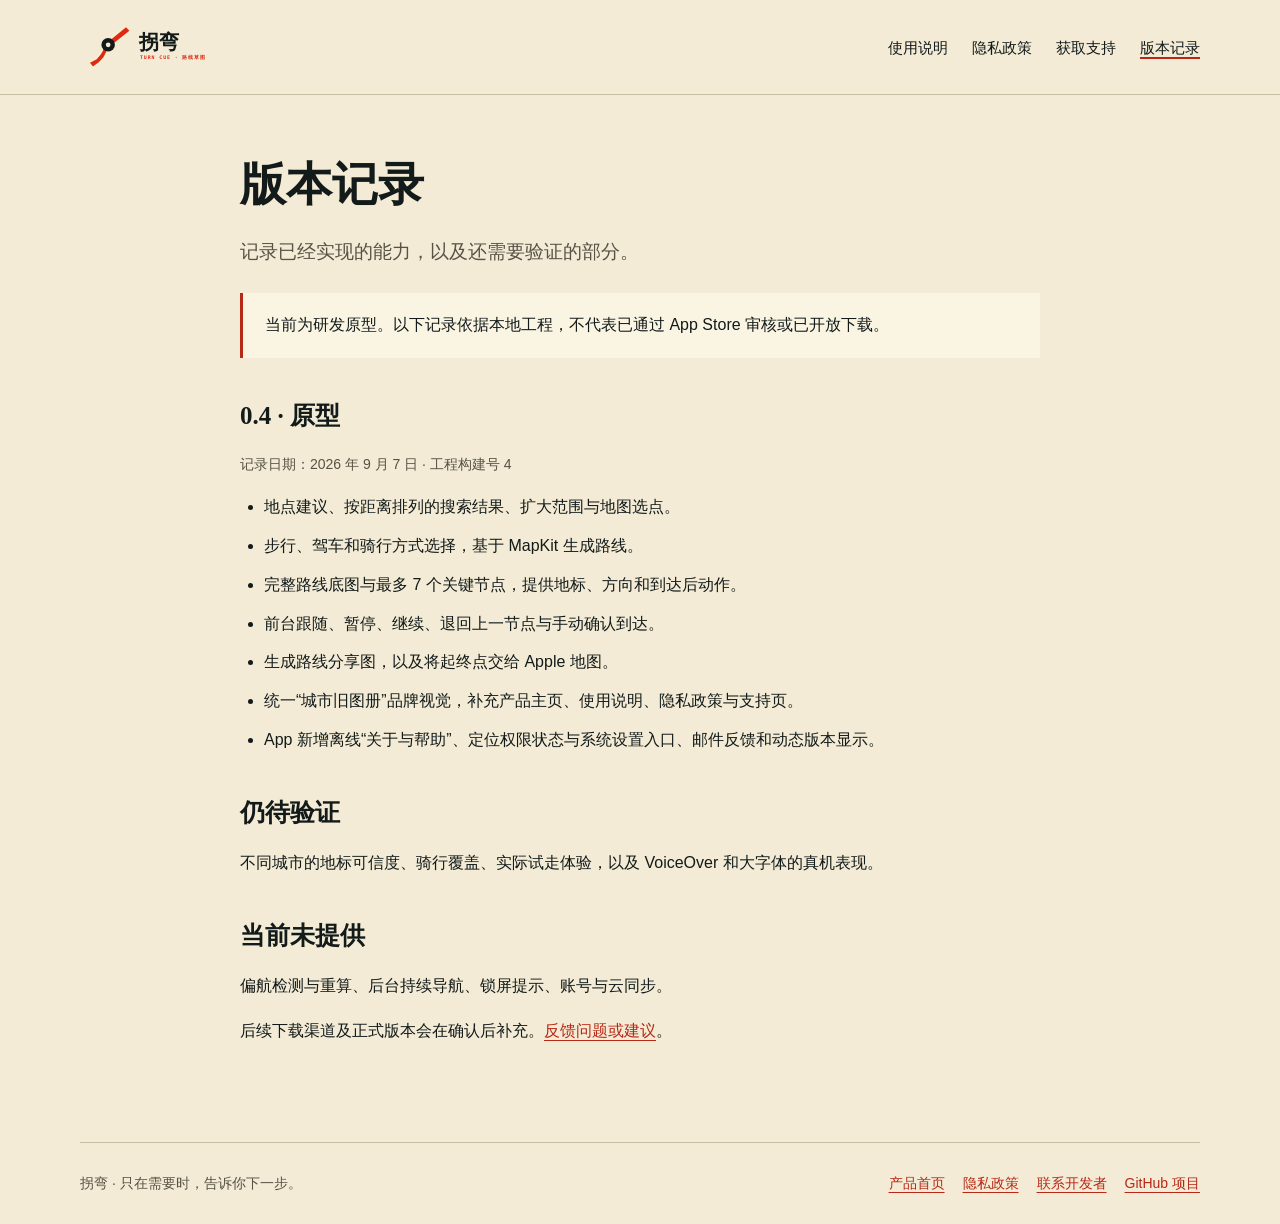
<file: docs/changelog/index.html>
<!doctype html>
<html lang="zh-Hans">
<head>
  <meta charset="utf-8">
  <meta name="viewport" content="width=device-width, initial-scale=1">
  <title>版本记录 · 拐弯 TurnCue</title>
  <meta name="description" content="拐弯当前 0.4 原型的能力与限制；这里的版本记录不代表 App Store 或 TestFlight 已发布。">
  <meta name="theme-color" content="#f3ebd5">
  <meta property="og:type" content="website">
  <meta property="og:title" content="版本记录 · 拐弯 TurnCue">
  <meta property="og:description" content="拐弯当前 0.4 原型的能力与限制；这里的版本记录不代表 App Store 或 TestFlight 已发布。">
  <meta property="og:url" content="https://xiaomao361.github.io/turncue/changelog/">
  <meta property="og:image" content="https://xiaomao361.github.io/turncue/assets/app-icon.png">
  <meta property="og:locale" content="zh_CN">
  <meta name="twitter:card" content="summary">
  <link rel="canonical" href="https://xiaomao361.github.io/turncue/changelog/">
  <link rel="icon" href="../assets/app-icon.png">
  <link rel="apple-touch-icon" href="../assets/app-icon.png">
  <link rel="stylesheet" href="../assets/site.css">
</head>
<body>
  <a class="skip" href="#main">跳到正文</a>
  <header class="site-header"><nav class="nav shell" aria-label="主导航">
    <a class="brand" href="../" aria-label="拐弯首页"><img src="../brand/turncue-logo-lockup.svg" width="520" height="144" alt="拐弯 TurnCue"></a>
    <div class="links"><a href="../guide/">使用说明</a><a href="../privacy/">隐私政策</a><a href="../support/">获取支持</a><a href="../changelog/" aria-current="page">版本记录</a></div>
  </nav></header>
  <main id="main" class="page shell">
    <article><h1>版本记录</h1><p class="lead">记录已经实现的能力，以及还需要验证的部分。</p><div class="notice"><p>当前为研发原型。以下记录依据本地工程，不代表已通过 App Store 审核或已开放下载。</p></div><h2>0.4 · 原型</h2><p class="status">记录日期：<time datetime="2026-09-07">2026 年 9 月 7 日</time> · 工程构建号 4</p><ul><li>地点建议、按距离排列的搜索结果、扩大范围与地图选点。</li><li>步行、驾车和骑行方式选择，基于 MapKit 生成路线。</li><li>完整路线底图与最多 7 个关键节点，提供地标、方向和到达后动作。</li><li>前台跟随、暂停、继续、退回上一节点与手动确认到达。</li><li>生成路线分享图，以及将起终点交给 Apple 地图。</li><li>统一“城市旧图册”品牌视觉，补充产品主页、使用说明、隐私政策与支持页。</li><li>App 新增离线“关于与帮助”、定位权限状态与系统设置入口、邮件反馈和动态版本显示。</li></ul><h2>仍待验证</h2><p>不同城市的地标可信度、骑行覆盖、实际试走体验，以及 VoiceOver 和大字体的真机表现。</p><h2>当前未提供</h2><p>偏航检测与重算、后台持续导航、锁屏提示、账号与云同步。</p><p>后续下载渠道及正式版本会在确认后补充。<a href="../support/">反馈问题或建议</a>。</p></article>
  </main>
  <footer class="site-footer shell"><p>拐弯 · 只在需要时，告诉你下一步。</p><div><a href="../">产品首页</a><a href="../privacy/">隐私政策</a><a href="../support/">联系开发者</a><a href="https://github.com/xiaomao361/turncue">GitHub 项目</a></div></footer>
</body>
</html>
</file>
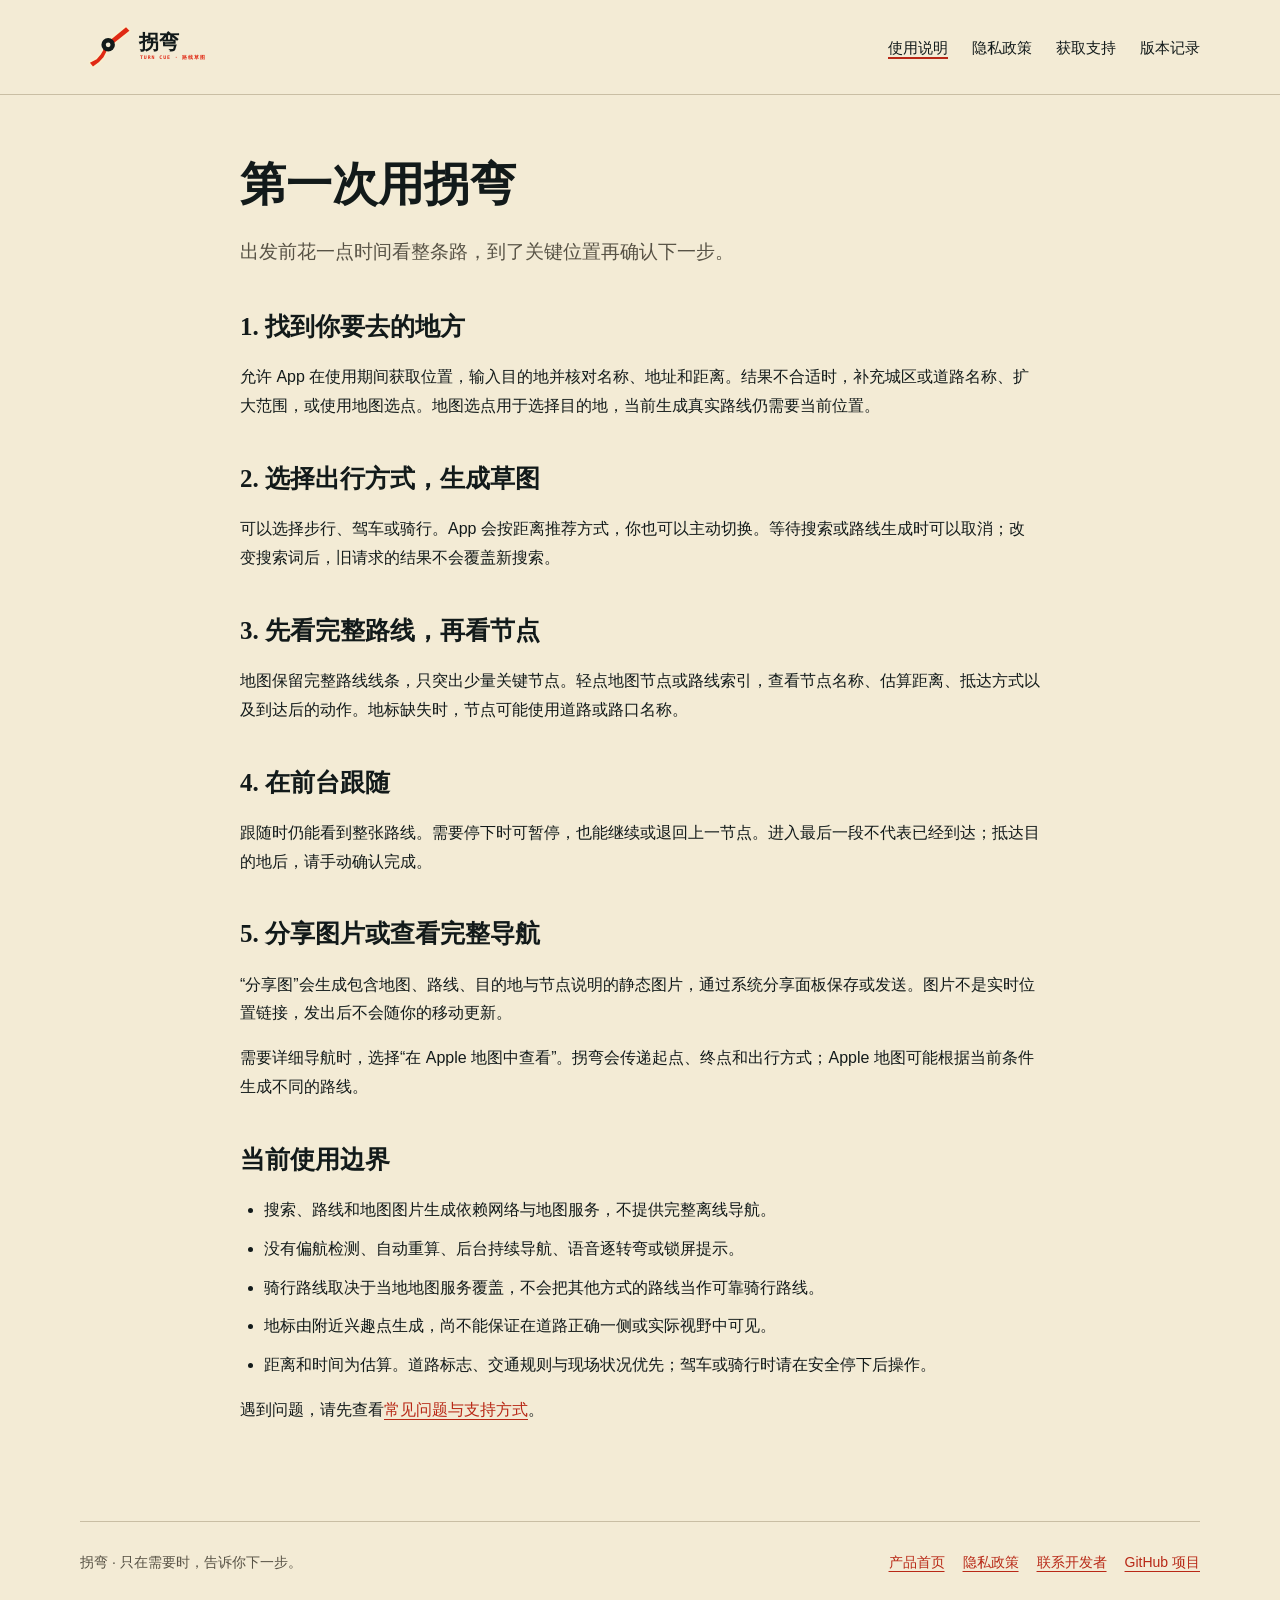
<file: docs/guide/index.html>
<!doctype html>
<html lang="zh-Hans">
<head>
  <meta charset="utf-8">
  <meta name="viewport" content="width=device-width, initial-scale=1">
  <title>使用说明 · 拐弯 TurnCue</title>
  <meta name="description" content="从搜索目的地到查看、跟随和分享路线草图，了解拐弯的用法与当前限制。">
  <meta name="theme-color" content="#f3ebd5">
  <meta property="og:type" content="website">
  <meta property="og:title" content="使用说明 · 拐弯 TurnCue">
  <meta property="og:description" content="从搜索目的地到查看、跟随和分享路线草图，了解拐弯的用法与当前限制。">
  <meta property="og:url" content="https://xiaomao361.github.io/turncue/guide/">
  <meta property="og:image" content="https://xiaomao361.github.io/turncue/assets/app-icon.png">
  <meta property="og:locale" content="zh_CN">
  <meta name="twitter:card" content="summary">
  <link rel="canonical" href="https://xiaomao361.github.io/turncue/guide/">
  <link rel="icon" href="../assets/app-icon.png">
  <link rel="apple-touch-icon" href="../assets/app-icon.png">
  <link rel="stylesheet" href="../assets/site.css">
</head>
<body>
  <a class="skip" href="#main">跳到正文</a>
  <header class="site-header"><nav class="nav shell" aria-label="主导航">
    <a class="brand" href="../" aria-label="拐弯首页"><img src="../brand/turncue-logo-lockup.svg" width="520" height="144" alt="拐弯 TurnCue"></a>
    <div class="links"><a href="../guide/" aria-current="page">使用说明</a><a href="../privacy/">隐私政策</a><a href="../support/">获取支持</a><a href="../changelog/">版本记录</a></div>
  </nav></header>
  <main id="main" class="page shell">
    <article><h1>第一次用拐弯</h1><p class="lead">出发前花一点时间看整条路，到了关键位置再确认下一步。</p>
    <h2>1. 找到你要去的地方</h2><p>允许 App 在使用期间获取位置，输入目的地并核对名称、地址和距离。结果不合适时，补充城区或道路名称、扩大范围，或使用地图选点。地图选点用于选择目的地，当前生成真实路线仍需要当前位置。</p>
    <h2>2. 选择出行方式，生成草图</h2><p>可以选择步行、驾车或骑行。App 会按距离推荐方式，你也可以主动切换。等待搜索或路线生成时可以取消；改变搜索词后，旧请求的结果不会覆盖新搜索。</p>
    <h2>3. 先看完整路线，再看节点</h2><p>地图保留完整路线线条，只突出少量关键节点。轻点地图节点或路线索引，查看节点名称、估算距离、抵达方式以及到达后的动作。地标缺失时，节点可能使用道路或路口名称。</p>
    <h2>4. 在前台跟随</h2><p>跟随时仍能看到整张路线。需要停下时可暂停，也能继续或退回上一节点。进入最后一段不代表已经到达；抵达目的地后，请手动确认完成。</p>
    <h2>5. 分享图片或查看完整导航</h2><p>“分享图”会生成包含地图、路线、目的地与节点说明的静态图片，通过系统分享面板保存或发送。图片不是实时位置链接，发出后不会随你的移动更新。</p><p>需要详细导航时，选择“在 Apple 地图中查看”。拐弯会传递起点、终点和出行方式；Apple 地图可能根据当前条件生成不同的路线。</p>
    <h2 id="limits">当前使用边界</h2><ul><li>搜索、路线和地图图片生成依赖网络与地图服务，不提供完整离线导航。</li><li>没有偏航检测、自动重算、后台持续导航、语音逐转弯或锁屏提示。</li><li>骑行路线取决于当地地图服务覆盖，不会把其他方式的路线当作可靠骑行路线。</li><li>地标由附近兴趣点生成，尚不能保证在道路正确一侧或实际视野中可见。</li><li>距离和时间为估算。道路标志、交通规则与现场状况优先；驾车或骑行时请在安全停下后操作。</li></ul>
    <p>遇到问题，请先查看<a href="../support/">常见问题与支持方式</a>。</p></article>
  </main>
  <footer class="site-footer shell"><p>拐弯 · 只在需要时，告诉你下一步。</p><div><a href="../">产品首页</a><a href="../privacy/">隐私政策</a><a href="../support/">联系开发者</a><a href="https://github.com/xiaomao361/turncue">GitHub 项目</a></div></footer>
</body>
</html>
</file>
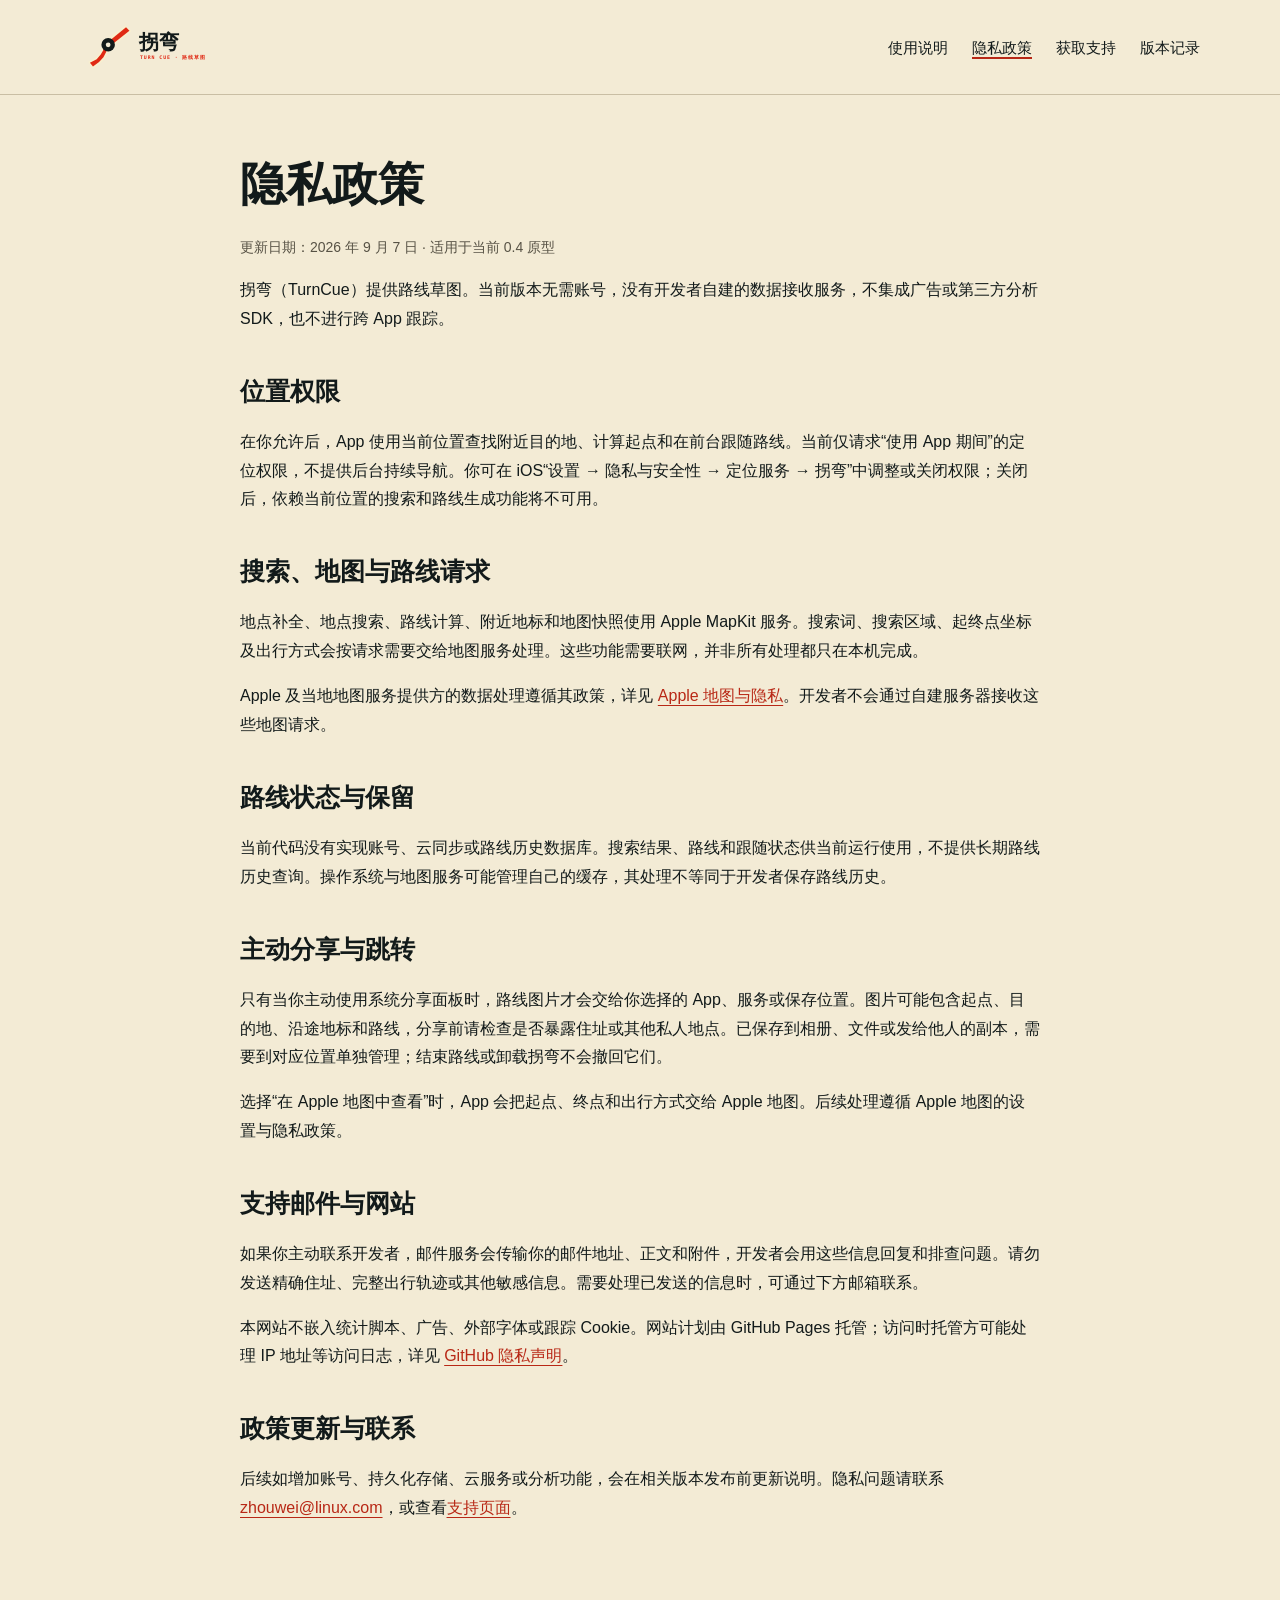
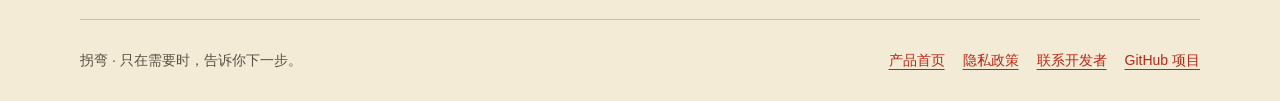
<file: docs/privacy/index.html>
<!doctype html>
<html lang="zh-Hans">
<head>
  <meta charset="utf-8">
  <meta name="viewport" content="width=device-width, initial-scale=1">
  <title>隐私政策 · 拐弯 TurnCue</title>
  <meta name="description" content="说明拐弯的位置权限、Apple 地图请求、路线图片分享、数据保留和支持联系方式。">
  <meta name="theme-color" content="#f3ebd5">
  <meta property="og:type" content="website">
  <meta property="og:title" content="隐私政策 · 拐弯 TurnCue">
  <meta property="og:description" content="说明拐弯的位置权限、Apple 地图请求、路线图片分享、数据保留和支持联系方式。">
  <meta property="og:url" content="https://xiaomao361.github.io/turncue/privacy/">
  <meta property="og:image" content="https://xiaomao361.github.io/turncue/assets/app-icon.png">
  <meta property="og:locale" content="zh_CN">
  <meta name="twitter:card" content="summary">
  <link rel="canonical" href="https://xiaomao361.github.io/turncue/privacy/">
  <link rel="icon" href="../assets/app-icon.png">
  <link rel="apple-touch-icon" href="../assets/app-icon.png">
  <link rel="stylesheet" href="../assets/site.css">
</head>
<body>
  <a class="skip" href="#main">跳到正文</a>
  <header class="site-header"><nav class="nav shell" aria-label="主导航">
    <a class="brand" href="../" aria-label="拐弯首页"><img src="../brand/turncue-logo-lockup.svg" width="520" height="144" alt="拐弯 TurnCue"></a>
    <div class="links"><a href="../guide/">使用说明</a><a href="../privacy/" aria-current="page">隐私政策</a><a href="../support/">获取支持</a><a href="../changelog/">版本记录</a></div>
  </nav></header>
  <main id="main" class="page shell">
    <article><h1>隐私政策</h1><p class="status">更新日期：<time datetime="2026-09-07">2026 年 9 月 7 日</time> · 适用于当前 0.4 原型</p><p>拐弯（TurnCue）提供路线草图。当前版本无需账号，没有开发者自建的数据接收服务，不集成广告或第三方分析 SDK，也不进行跨 App 跟踪。</p>
    <h2>位置权限</h2><p>在你允许后，App 使用当前位置查找附近目的地、计算起点和在前台跟随路线。当前仅请求“使用 App 期间”的定位权限，不提供后台持续导航。你可在 iOS“设置 → 隐私与安全性 → 定位服务 → 拐弯”中调整或关闭权限；关闭后，依赖当前位置的搜索和路线生成功能将不可用。</p>
    <h2>搜索、地图与路线请求</h2><p>地点补全、地点搜索、路线计算、附近地标和地图快照使用 Apple MapKit 服务。搜索词、搜索区域、起终点坐标及出行方式会按请求需要交给地图服务处理。这些功能需要联网，并非所有处理都只在本机完成。</p><p>Apple 及当地地图服务提供方的数据处理遵循其政策，详见 <a href="https://www.apple.com/legal/privacy/data/en/apple-maps/">Apple 地图与隐私</a>。开发者不会通过自建服务器接收这些地图请求。</p>
    <h2>路线状态与保留</h2><p>当前代码没有实现账号、云同步或路线历史数据库。搜索结果、路线和跟随状态供当前运行使用，不提供长期路线历史查询。操作系统与地图服务可能管理自己的缓存，其处理不等同于开发者保存路线历史。</p>
    <h2>主动分享与跳转</h2><p>只有当你主动使用系统分享面板时，路线图片才会交给你选择的 App、服务或保存位置。图片可能包含起点、目的地、沿途地标和路线，分享前请检查是否暴露住址或其他私人地点。已保存到相册、文件或发给他人的副本，需要到对应位置单独管理；结束路线或卸载拐弯不会撤回它们。</p><p>选择“在 Apple 地图中查看”时，App 会把起点、终点和出行方式交给 Apple 地图。后续处理遵循 Apple 地图的设置与隐私政策。</p>
    <h2>支持邮件与网站</h2><p>如果你主动联系开发者，邮件服务会传输你的邮件地址、正文和附件，开发者会用这些信息回复和排查问题。请勿发送精确住址、完整出行轨迹或其他敏感信息。需要处理已发送的信息时，可通过下方邮箱联系。</p><p>本网站不嵌入统计脚本、广告、外部字体或跟踪 Cookie。网站计划由 GitHub Pages 托管；访问时托管方可能处理 IP 地址等访问日志，详见 <a href="https://docs.github.com/en/site-policy/privacy-policies/github-general-privacy-statement">GitHub 隐私声明</a>。</p>
    <h2>政策更新与联系</h2><p>后续如增加账号、持久化存储、云服务或分析功能，会在相关版本发布前更新说明。隐私问题请联系 <a href="mailto:zhouwei@linux.com?subject=TurnCue%20隐私问题">zhouwei@linux.com</a>，或查看<a href="../support/">支持页面</a>。</p></article>
  </main>
  <footer class="site-footer shell"><p>拐弯 · 只在需要时，告诉你下一步。</p><div><a href="../">产品首页</a><a href="../privacy/">隐私政策</a><a href="../support/">联系开发者</a><a href="https://github.com/xiaomao361/turncue">GitHub 项目</a></div></footer>
</body>
</html>
</file>
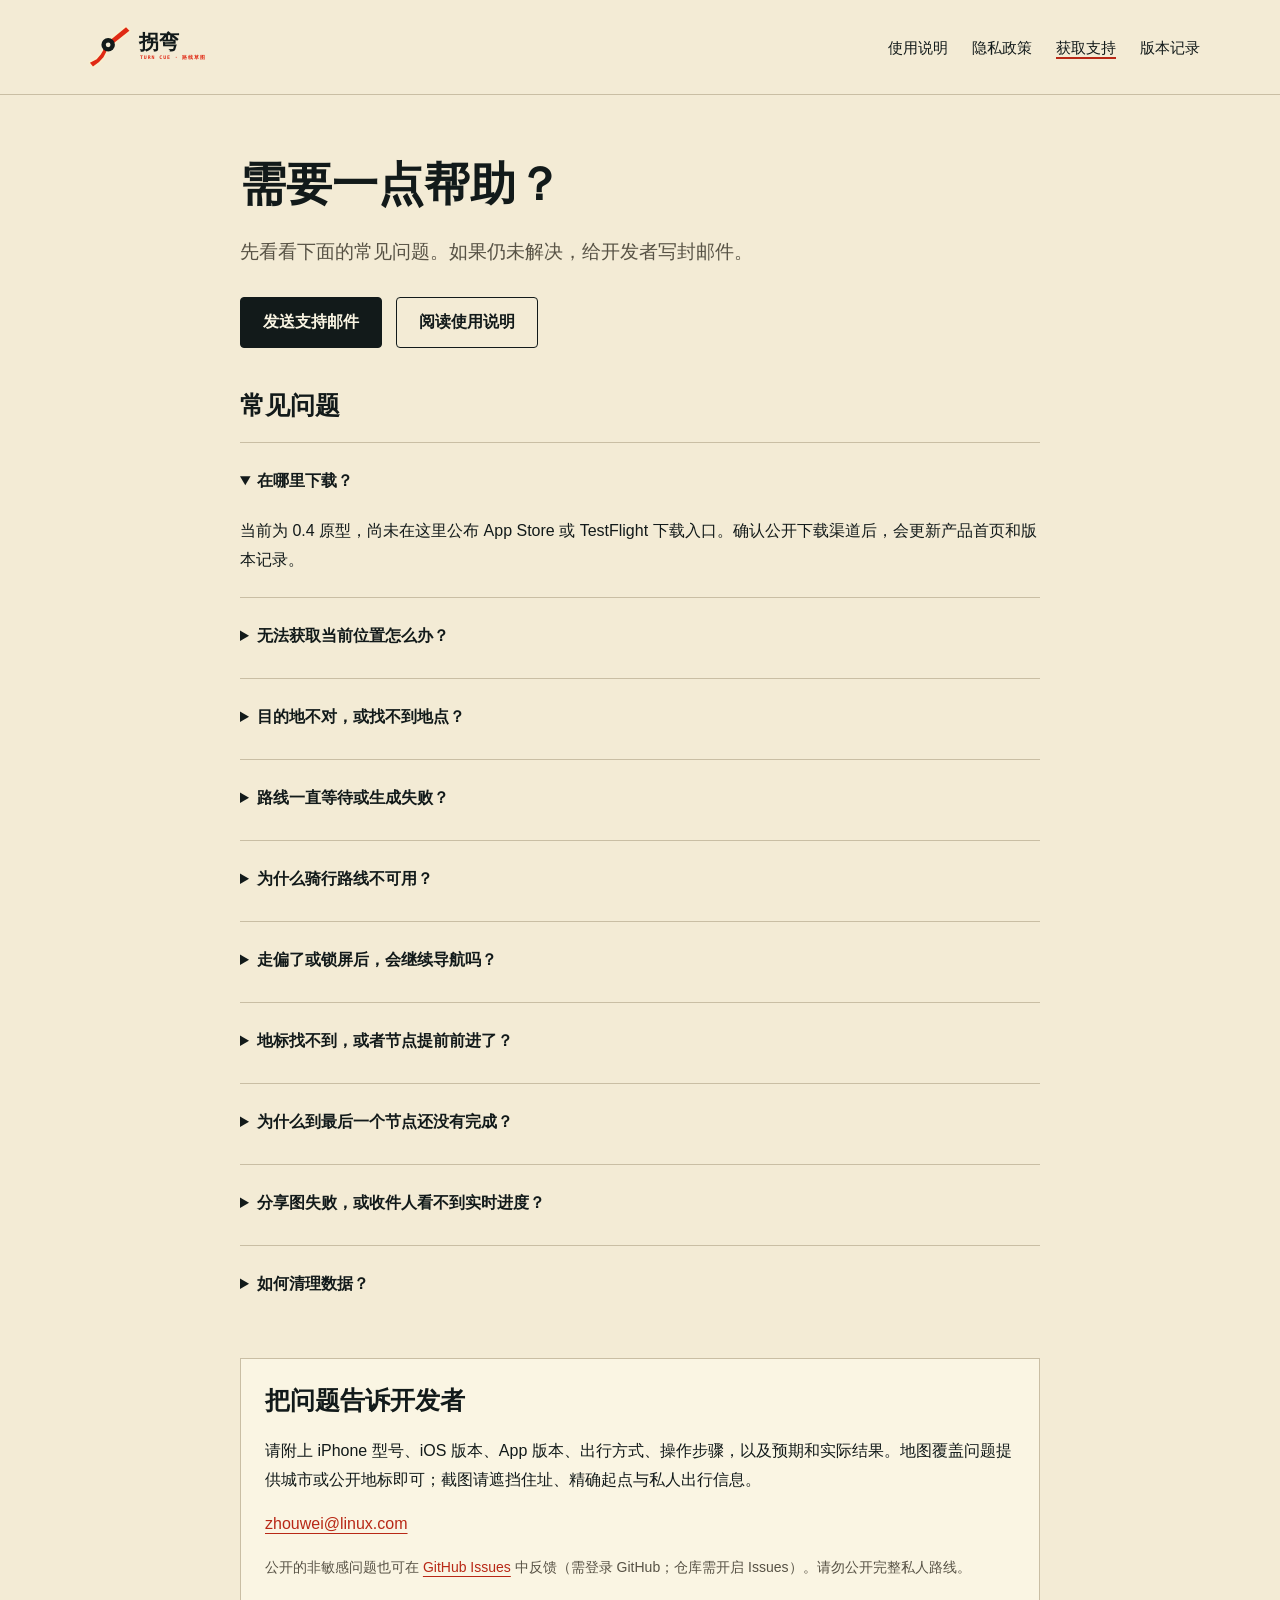
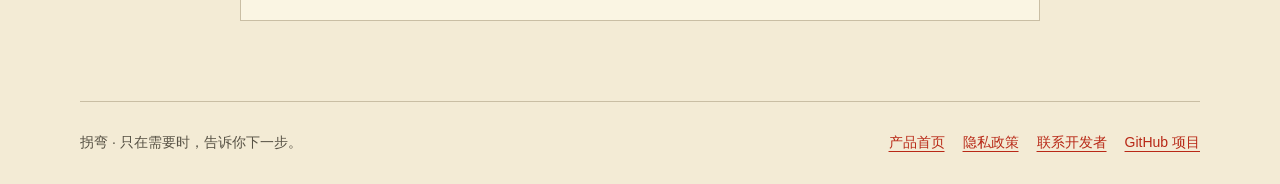
<file: docs/support/index.html>
<!doctype html>
<html lang="zh-Hans">
<head>
  <meta charset="utf-8">
  <meta name="viewport" content="width=device-width, initial-scale=1">
  <title>获取支持 · 拐弯 TurnCue</title>
  <meta name="description" content="拐弯常见问题：定位权限、搜索结果、路线生成、骑行覆盖、后台跟随、分享图片与反馈联系方式。">
  <meta name="theme-color" content="#f3ebd5">
  <meta property="og:type" content="website">
  <meta property="og:title" content="获取支持 · 拐弯 TurnCue">
  <meta property="og:description" content="拐弯常见问题：定位权限、搜索结果、路线生成、骑行覆盖、后台跟随、分享图片与反馈联系方式。">
  <meta property="og:url" content="https://xiaomao361.github.io/turncue/support/">
  <meta property="og:image" content="https://xiaomao361.github.io/turncue/assets/app-icon.png">
  <meta property="og:locale" content="zh_CN">
  <meta name="twitter:card" content="summary">
  <link rel="canonical" href="https://xiaomao361.github.io/turncue/support/">
  <link rel="icon" href="../assets/app-icon.png">
  <link rel="apple-touch-icon" href="../assets/app-icon.png">
  <link rel="stylesheet" href="../assets/site.css">
</head>
<body>
  <a class="skip" href="#main">跳到正文</a>
  <header class="site-header"><nav class="nav shell" aria-label="主导航">
    <a class="brand" href="../" aria-label="拐弯首页"><img src="../brand/turncue-logo-lockup.svg" width="520" height="144" alt="拐弯 TurnCue"></a>
    <div class="links"><a href="../guide/">使用说明</a><a href="../privacy/">隐私政策</a><a href="../support/" aria-current="page">获取支持</a><a href="../changelog/">版本记录</a></div>
  </nav></header>
  <main id="main" class="page shell">
    <article><h1>需要一点帮助？</h1><p class="lead">先看看下面的常见问题。如果仍未解决，给开发者写封邮件。</p><div class="actions"><a class="button" href="mailto:zhouwei@linux.com?subject=TurnCue%20使用反馈">发送支持邮件</a><a class="button secondary" href="../guide/">阅读使用说明</a></div>
    <h2>常见问题</h2>
    <details open><summary>在哪里下载？</summary><p>当前为 0.4 原型，尚未在这里公布 App Store 或 TestFlight 下载入口。确认公开下载渠道后，会更新产品首页和版本记录。</p></details>
    <details><summary>无法获取当前位置怎么办？</summary><p>在系统定位设置中允许拐弯“使用 App 期间”访问位置，并检查是否开启了定位服务。位置仍不可用时，到开阔处重试；精确位置关闭或信号较弱可能影响起点与节点判断。</p></details>
    <details><summary>目的地不对，或找不到地点？</summary><p>补充城区、街道或建筑全名，核对结果中的地址与距离。也可扩大搜索范围或在地图上选点。结果仍依赖 Apple 地图的数据覆盖。</p></details>
    <details><summary>路线一直等待或生成失败？</summary><p>检查网络，取消后重试；也可更换目的地或出行方式。如果 Apple 地图也无法提供该路线，拐弯无法自行补全。地图服务暂时不可用时，请稍后再试。</p></details>
    <details><summary>为什么骑行路线不可用？</summary><p>骑行服务会受到地区与地图数据覆盖限制。可以改用其他合适的出行方式查看路线，但不要把步行或驾车路线直接当作骑行指引。</p></details>
    <details><summary>走偏了或锁屏后，会继续导航吗？</summary><p>当前不支持偏航重算、后台持续导航与锁屏提示。需要完整导航时，请使用“在 Apple 地图中查看”；拐弯的跟随功能需要在前台使用。</p></details>
    <details><summary>地标找不到，或者节点提前前进了？</summary><p>地标来自地图兴趣点，未必在实际视野中可见。先在安全位置核对周围道路，可暂停跟随或退回上一节点；必要时交给 Apple 地图查看完整路线。</p></details>
    <details><summary>为什么到最后一个节点还没有完成？</summary><p>最后一段仍可能有一段路要走。请实际抵达目的地后手动确认到达，定位接近终点不会自动完成。</p></details>
    <details><summary>分享图失败，或收件人看不到实时进度？</summary><p>地图快照需要网络，失败后请联网重试。分享的是静态图片，不包含实时定位或双方进度同步；取消系统分享面板不会发送图片。</p></details>
    <details><summary>如何清理数据？</summary><p>当前没有路线历史数据库。自己保存的图片请到相册或文件中删除；已经发出的图片由接收方及所用服务管理。完整说明见<a href="../privacy/">隐私政策</a>。</p></details>
    <section class="contact"><h2>把问题告诉开发者</h2><p>请附上 iPhone 型号、iOS 版本、App 版本、出行方式、操作步骤，以及预期和实际结果。地图覆盖问题提供城市或公开地标即可；截图请遮挡住址、精确起点与私人出行信息。</p><p><a href="mailto:zhouwei@linux.com?subject=TurnCue%20使用反馈">zhouwei@linux.com</a></p><p class="caption">公开的非敏感问题也可在 <a href="https://github.com/xiaomao361/turncue/issues">GitHub Issues</a> 中反馈（需登录 GitHub；仓库需开启 Issues）。请勿公开完整私人路线。</p></section></article>
  </main>
  <footer class="site-footer shell"><p>拐弯 · 只在需要时，告诉你下一步。</p><div><a href="../">产品首页</a><a href="../privacy/">隐私政策</a><a href="../support/">联系开发者</a><a href="https://github.com/xiaomao361/turncue">GitHub 项目</a></div></footer>
</body>
</html>
</file>
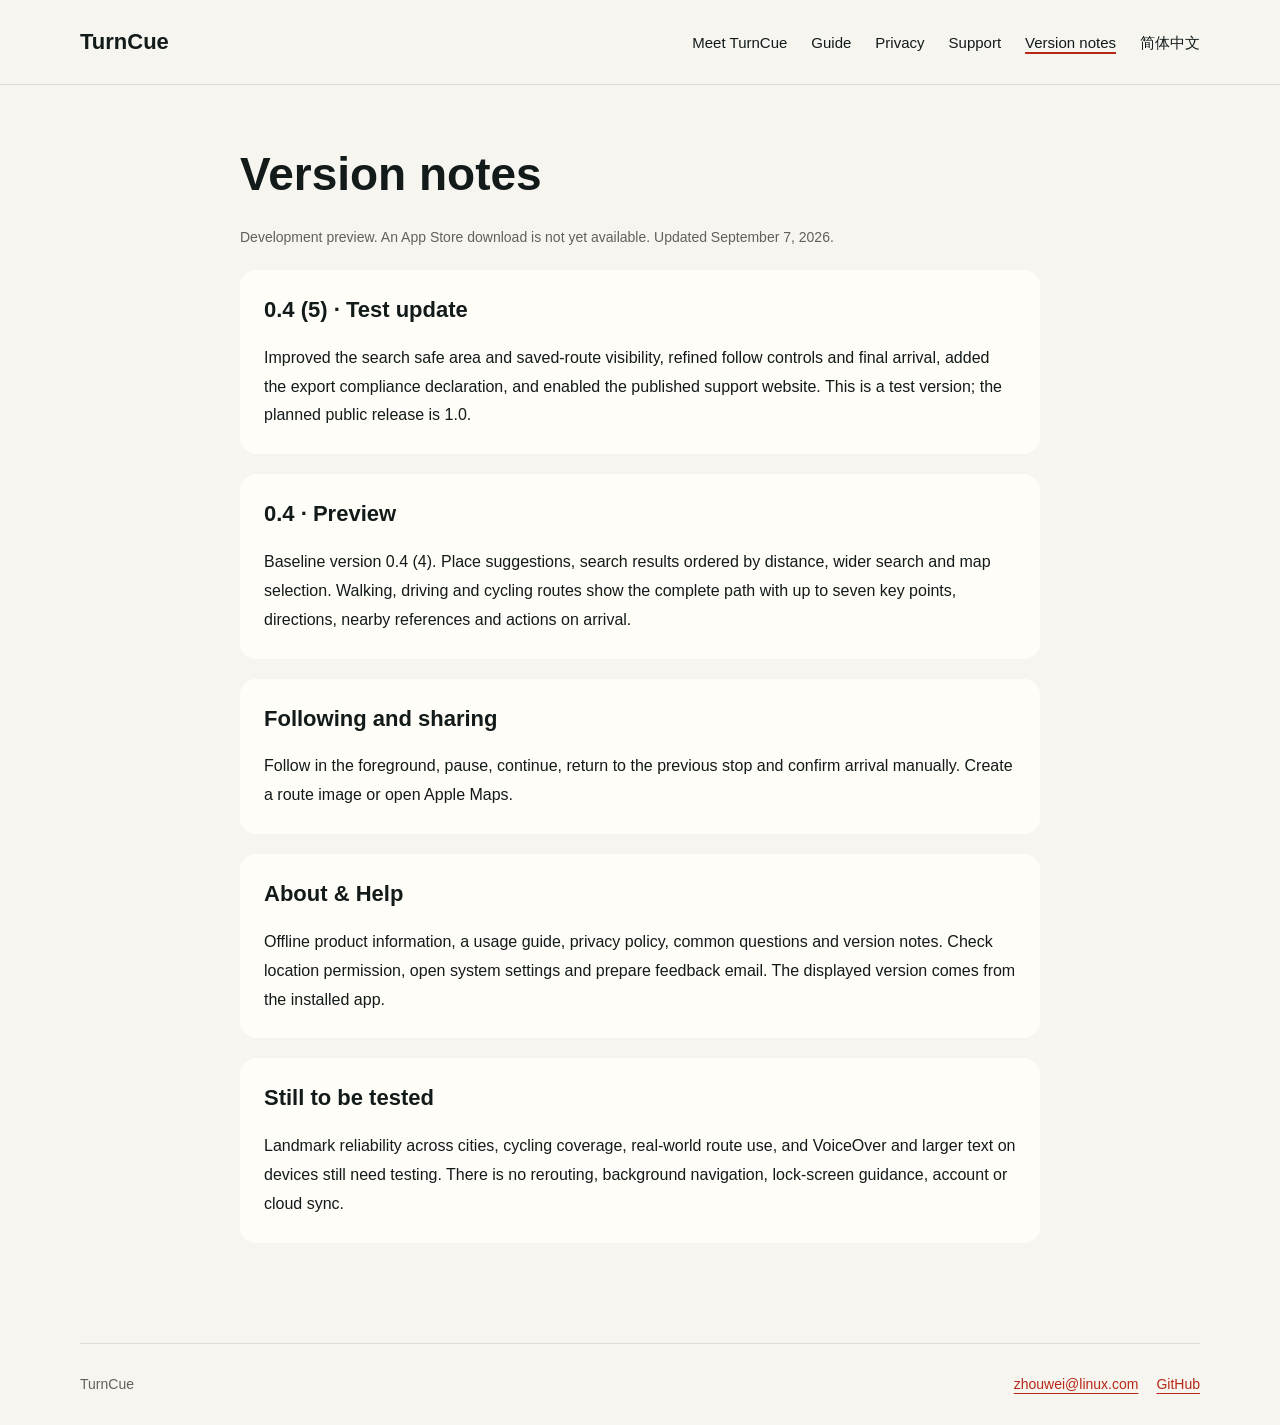
<file: en/changelog/index.html>
<!doctype html>
<html lang="en"><head>
<meta charset="utf-8"><meta name="viewport" content="width=device-width, initial-scale=1">
<title>Version notes · TurnCue</title>
<meta name="description" content="Version notes — TurnCue route notes, key points and foreground following.">
<meta property="og:title" content="Version notes · TurnCue"><meta property="og:type" content="website">
<meta property="og:url" content="https://xiaomao361.github.io/turncue/en/changelog/"><meta property="og:image" content="https://xiaomao361.github.io/turncue/assets/app-icon.png">
<link rel="canonical" href="https://xiaomao361.github.io/turncue/en/changelog/"><link rel="icon" href="../../assets/app-icon.png">
<link rel="stylesheet" href="../../assets/site.css"></head>
<body><a class="skip" href="#main">Skip to content</a>
<header class="site-header"><nav class="nav shell" aria-label="Main navigation">
<a class="brand" href="../index.html">TurnCue</a><div class="links"><a href="../index.html">Meet TurnCue</a><a href="../guide/index.html">Guide</a><a href="../privacy/index.html">Privacy</a><a href="../support/index.html">Support</a><a href="index.html" aria-current="page">Version notes</a><a href="../../changelog/index.html" lang="zh-Hans">简体中文</a></div></nav></header>
<main id="main" class="page shell"><h1>Version notes</h1><p class="status">Development preview. An App Store download is not yet available. Updated September 7, 2026.</p>
<section class="help-card"><h2>0.4 (5) · Test update</h2><p>Improved the search safe area and saved-route visibility, refined follow controls and final arrival, added the export compliance declaration, and enabled the published support website. This is a test version; the planned public release is 1.0.</p></section><section class="help-card"><h2>0.4 · Preview</h2><p>Baseline version 0.4 (4). Place suggestions, search results ordered by distance, wider search and map selection. Walking, driving and cycling routes show the complete path with up to seven key points, directions, nearby references and actions on arrival.</p></section><section class="help-card"><h2>Following and sharing</h2><p>Follow in the foreground, pause, continue, return to the previous stop and confirm arrival manually. Create a route image or open Apple Maps.</p></section><section class="help-card"><h2>About &amp; Help</h2><p>Offline product information, a usage guide, privacy policy, common questions and version notes. Check location permission, open system settings and prepare feedback email. The displayed version comes from the installed app.</p></section><section class="help-card"><h2>Still to be tested</h2><p>Landmark reliability across cities, cycling coverage, real-world route use, and VoiceOver and larger text on devices still need testing. There is no rerouting, background navigation, lock-screen guidance, account or cloud sync.</p></section></main>
<footer class="site-footer shell"><p>TurnCue</p><div><a href="mailto:zhouwei@linux.com">zhouwei@linux.com</a><a href="https://github.com/xiaomao361/turncue">GitHub</a></div></footer>
</body></html>
</file>
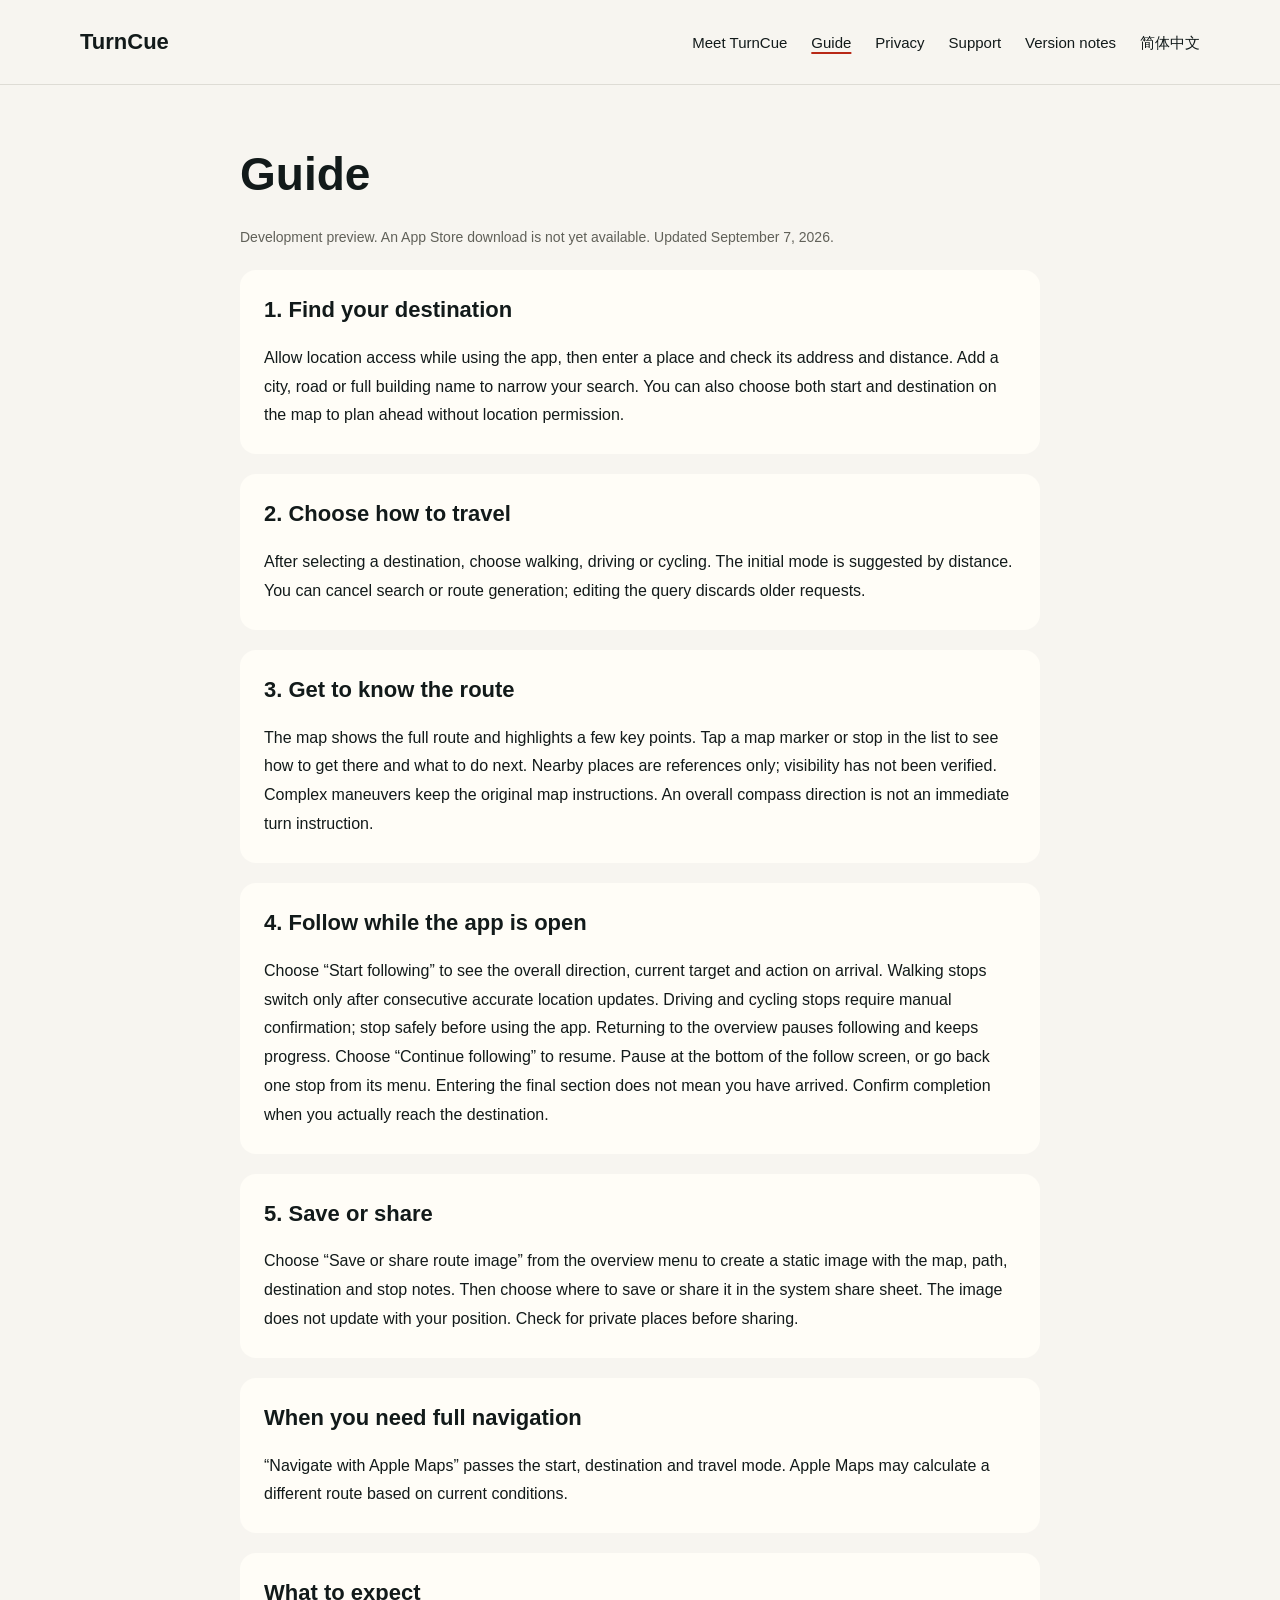
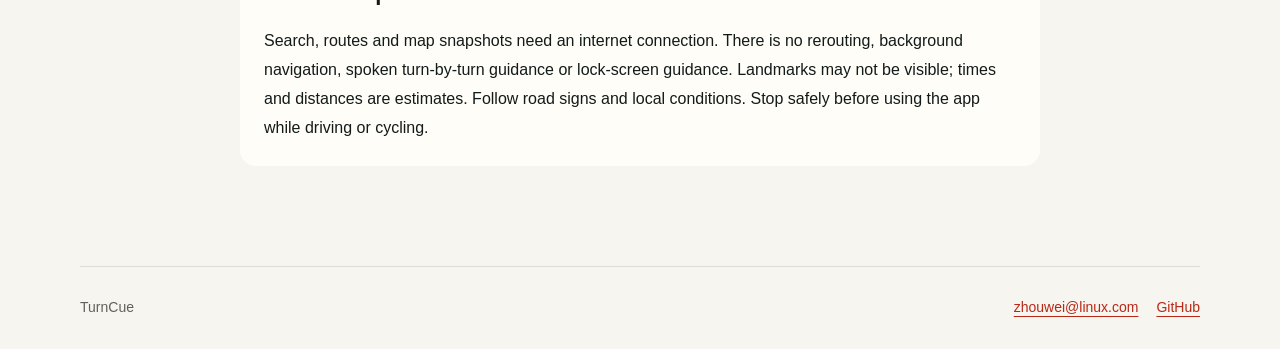
<file: en/guide/index.html>
<!doctype html>
<html lang="en"><head>
<meta charset="utf-8"><meta name="viewport" content="width=device-width, initial-scale=1">
<title>Guide · TurnCue</title>
<meta name="description" content="Guide — TurnCue route notes, key points and foreground following.">
<meta property="og:title" content="Guide · TurnCue"><meta property="og:type" content="website">
<meta property="og:url" content="https://xiaomao361.github.io/turncue/en/guide/"><meta property="og:image" content="https://xiaomao361.github.io/turncue/assets/app-icon.png">
<link rel="canonical" href="https://xiaomao361.github.io/turncue/en/guide/"><link rel="icon" href="../../assets/app-icon.png">
<link rel="stylesheet" href="../../assets/site.css"></head>
<body><a class="skip" href="#main">Skip to content</a>
<header class="site-header"><nav class="nav shell" aria-label="Main navigation">
<a class="brand" href="../index.html">TurnCue</a><div class="links"><a href="../index.html">Meet TurnCue</a><a href="index.html" aria-current="page">Guide</a><a href="../privacy/index.html">Privacy</a><a href="../support/index.html">Support</a><a href="../changelog/index.html">Version notes</a><a href="../../guide/index.html" lang="zh-Hans">简体中文</a></div></nav></header>
<main id="main" class="page shell"><h1>Guide</h1><p class="status">Development preview. An App Store download is not yet available. Updated September 7, 2026.</p>
<section class="help-card"><h2>1. Find your destination</h2><p>Allow location access while using the app, then enter a place and check its address and distance. Add a city, road or full building name to narrow your search. You can also choose both start and destination on the map to plan ahead without location permission.</p></section><section class="help-card"><h2>2. Choose how to travel</h2><p>After selecting a destination, choose walking, driving or cycling. The initial mode is suggested by distance. You can cancel search or route generation; editing the query discards older requests.</p></section><section class="help-card"><h2>3. Get to know the route</h2><p>The map shows the full route and highlights a few key points. Tap a map marker or stop in the list to see how to get there and what to do next. Nearby places are references only; visibility has not been verified. Complex maneuvers keep the original map instructions. An overall compass direction is not an immediate turn instruction.</p></section><section class="help-card"><h2>4. Follow while the app is open</h2><p>Choose “Start following” to see the overall direction, current target and action on arrival. Walking stops switch only after consecutive accurate location updates. Driving and cycling stops require manual confirmation; stop safely before using the app. Returning to the overview pauses following and keeps progress. Choose “Continue following” to resume. Pause at the bottom of the follow screen, or go back one stop from its menu. Entering the final section does not mean you have arrived. Confirm completion when you actually reach the destination.</p></section><section class="help-card"><h2>5. Save or share</h2><p>Choose “Save or share route image” from the overview menu to create a static image with the map, path, destination and stop notes. Then choose where to save or share it in the system share sheet. The image does not update with your position. Check for private places before sharing.</p></section><section class="help-card"><h2>When you need full navigation</h2><p>“Navigate with Apple Maps” passes the start, destination and travel mode. Apple Maps may calculate a different route based on current conditions.</p></section><section class="help-card"><h2>What to expect</h2><p>Search, routes and map snapshots need an internet connection. There is no rerouting, background navigation, spoken turn-by-turn guidance or lock-screen guidance. Landmarks may not be visible; times and distances are estimates. Follow road signs and local conditions. Stop safely before using the app while driving or cycling.</p></section></main>
<footer class="site-footer shell"><p>TurnCue</p><div><a href="mailto:zhouwei@linux.com">zhouwei@linux.com</a><a href="https://github.com/xiaomao361/turncue">GitHub</a></div></footer>
</body></html>
</file>
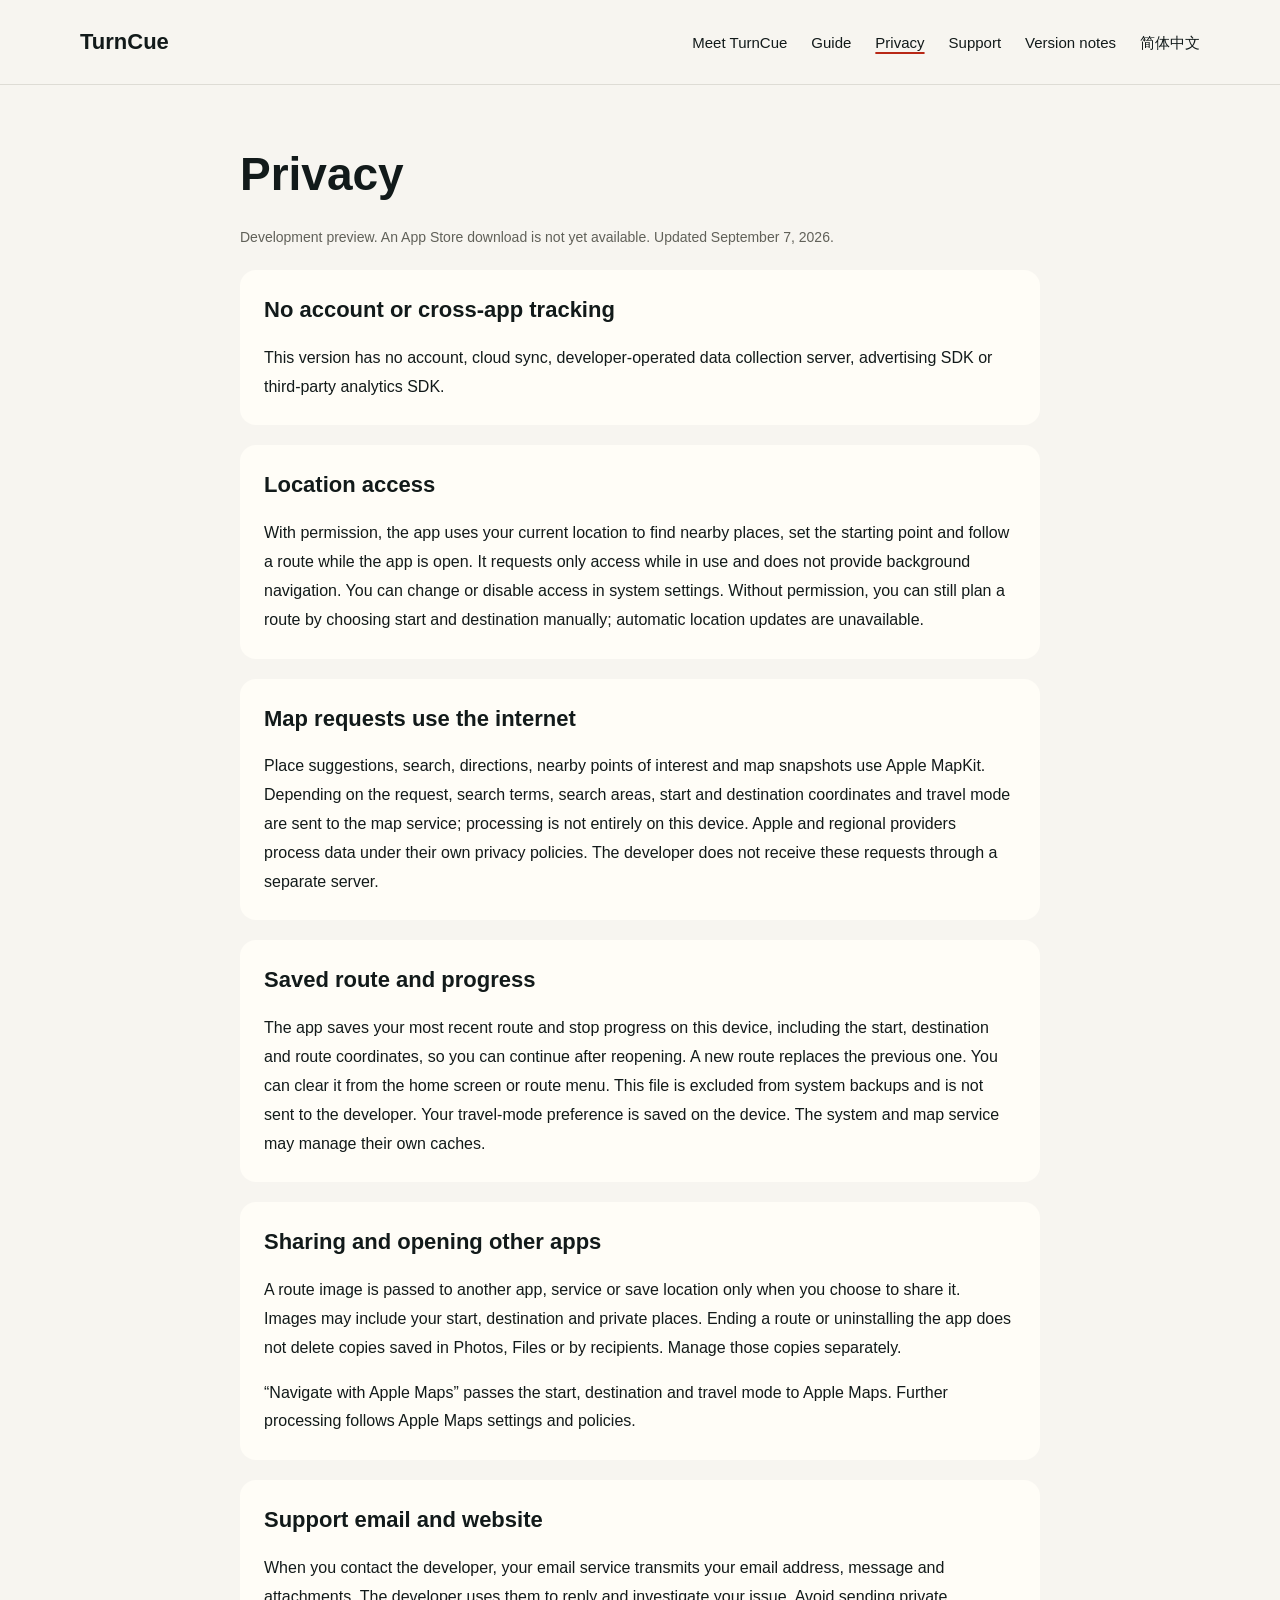
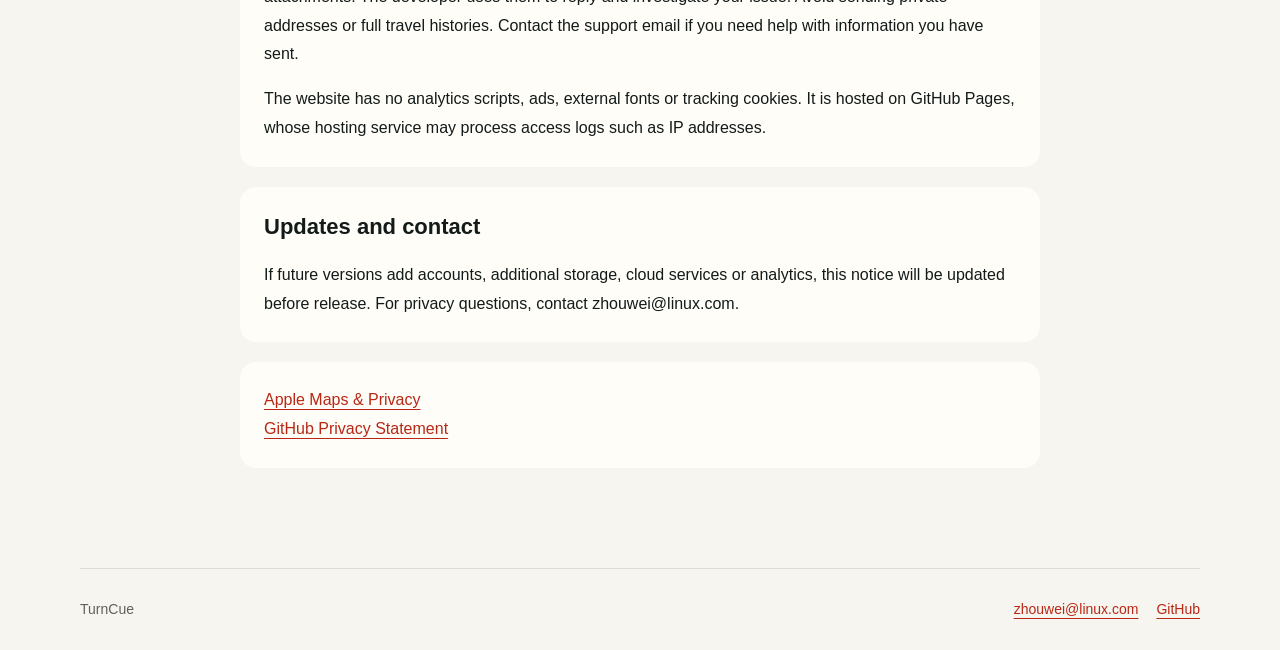
<file: en/privacy/index.html>
<!doctype html>
<html lang="en"><head>
<meta charset="utf-8"><meta name="viewport" content="width=device-width, initial-scale=1">
<title>Privacy · TurnCue</title>
<meta name="description" content="Privacy — TurnCue route notes, key points and foreground following.">
<meta property="og:title" content="Privacy · TurnCue"><meta property="og:type" content="website">
<meta property="og:url" content="https://xiaomao361.github.io/turncue/en/privacy/"><meta property="og:image" content="https://xiaomao361.github.io/turncue/assets/app-icon.png">
<link rel="canonical" href="https://xiaomao361.github.io/turncue/en/privacy/"><link rel="icon" href="../../assets/app-icon.png">
<link rel="stylesheet" href="../../assets/site.css"></head>
<body><a class="skip" href="#main">Skip to content</a>
<header class="site-header"><nav class="nav shell" aria-label="Main navigation">
<a class="brand" href="../index.html">TurnCue</a><div class="links"><a href="../index.html">Meet TurnCue</a><a href="../guide/index.html">Guide</a><a href="index.html" aria-current="page">Privacy</a><a href="../support/index.html">Support</a><a href="../changelog/index.html">Version notes</a><a href="../../privacy/index.html" lang="zh-Hans">简体中文</a></div></nav></header>
<main id="main" class="page shell"><h1>Privacy</h1><p class="status">Development preview. An App Store download is not yet available. Updated September 7, 2026.</p>
<section class="help-card"><h2>No account or cross-app tracking</h2><p>This version has no account, cloud sync, developer-operated data collection server, advertising SDK or third-party analytics SDK.</p></section><section class="help-card"><h2>Location access</h2><p>With permission, the app uses your current location to find nearby places, set the starting point and follow a route while the app is open. It requests only access while in use and does not provide background navigation. You can change or disable access in system settings. Without permission, you can still plan a route by choosing start and destination manually; automatic location updates are unavailable.</p></section><section class="help-card"><h2>Map requests use the internet</h2><p>Place suggestions, search, directions, nearby points of interest and map snapshots use Apple MapKit. Depending on the request, search terms, search areas, start and destination coordinates and travel mode are sent to the map service; processing is not entirely on this device. Apple and regional providers process data under their own privacy policies. The developer does not receive these requests through a separate server.</p></section><section class="help-card"><h2>Saved route and progress</h2><p>The app saves your most recent route and stop progress on this device, including the start, destination and route coordinates, so you can continue after reopening. A new route replaces the previous one. You can clear it from the home screen or route menu. This file is excluded from system backups and is not sent to the developer. Your travel-mode preference is saved on the device. The system and map service may manage their own caches.</p></section><section class="help-card"><h2>Sharing and opening other apps</h2><p>A route image is passed to another app, service or save location only when you choose to share it. Images may include your start, destination and private places. Ending a route or uninstalling the app does not delete copies saved in Photos, Files or by recipients. Manage those copies separately.</p><p>“Navigate with Apple Maps” passes the start, destination and travel mode to Apple Maps. Further processing follows Apple Maps settings and policies.</p></section><section class="help-card"><h2>Support email and website</h2><p>When you contact the developer, your email service transmits your email address, message and attachments. The developer uses them to reply and investigate your issue. Avoid sending private addresses or full travel histories. Contact the support email if you need help with information you have sent.</p><p>The website has no analytics scripts, ads, external fonts or tracking cookies. It is hosted on GitHub Pages, whose hosting service may process access logs such as IP addresses.</p></section><section class="help-card"><h2>Updates and contact</h2><p>If future versions add accounts, additional storage, cloud services or analytics, this notice will be updated before release. For privacy questions, contact zhouwei@linux.com.</p></section><section class="help-card"><a href="https://www.apple.com/legal/privacy/data/en/apple-maps/">Apple Maps &amp; Privacy</a><br><a href="https://docs.github.com/en/site-policy/privacy-policies/github-general-privacy-statement">GitHub Privacy Statement</a></section></main>
<footer class="site-footer shell"><p>TurnCue</p><div><a href="mailto:zhouwei@linux.com">zhouwei@linux.com</a><a href="https://github.com/xiaomao361/turncue">GitHub</a></div></footer>
</body></html>
</file>
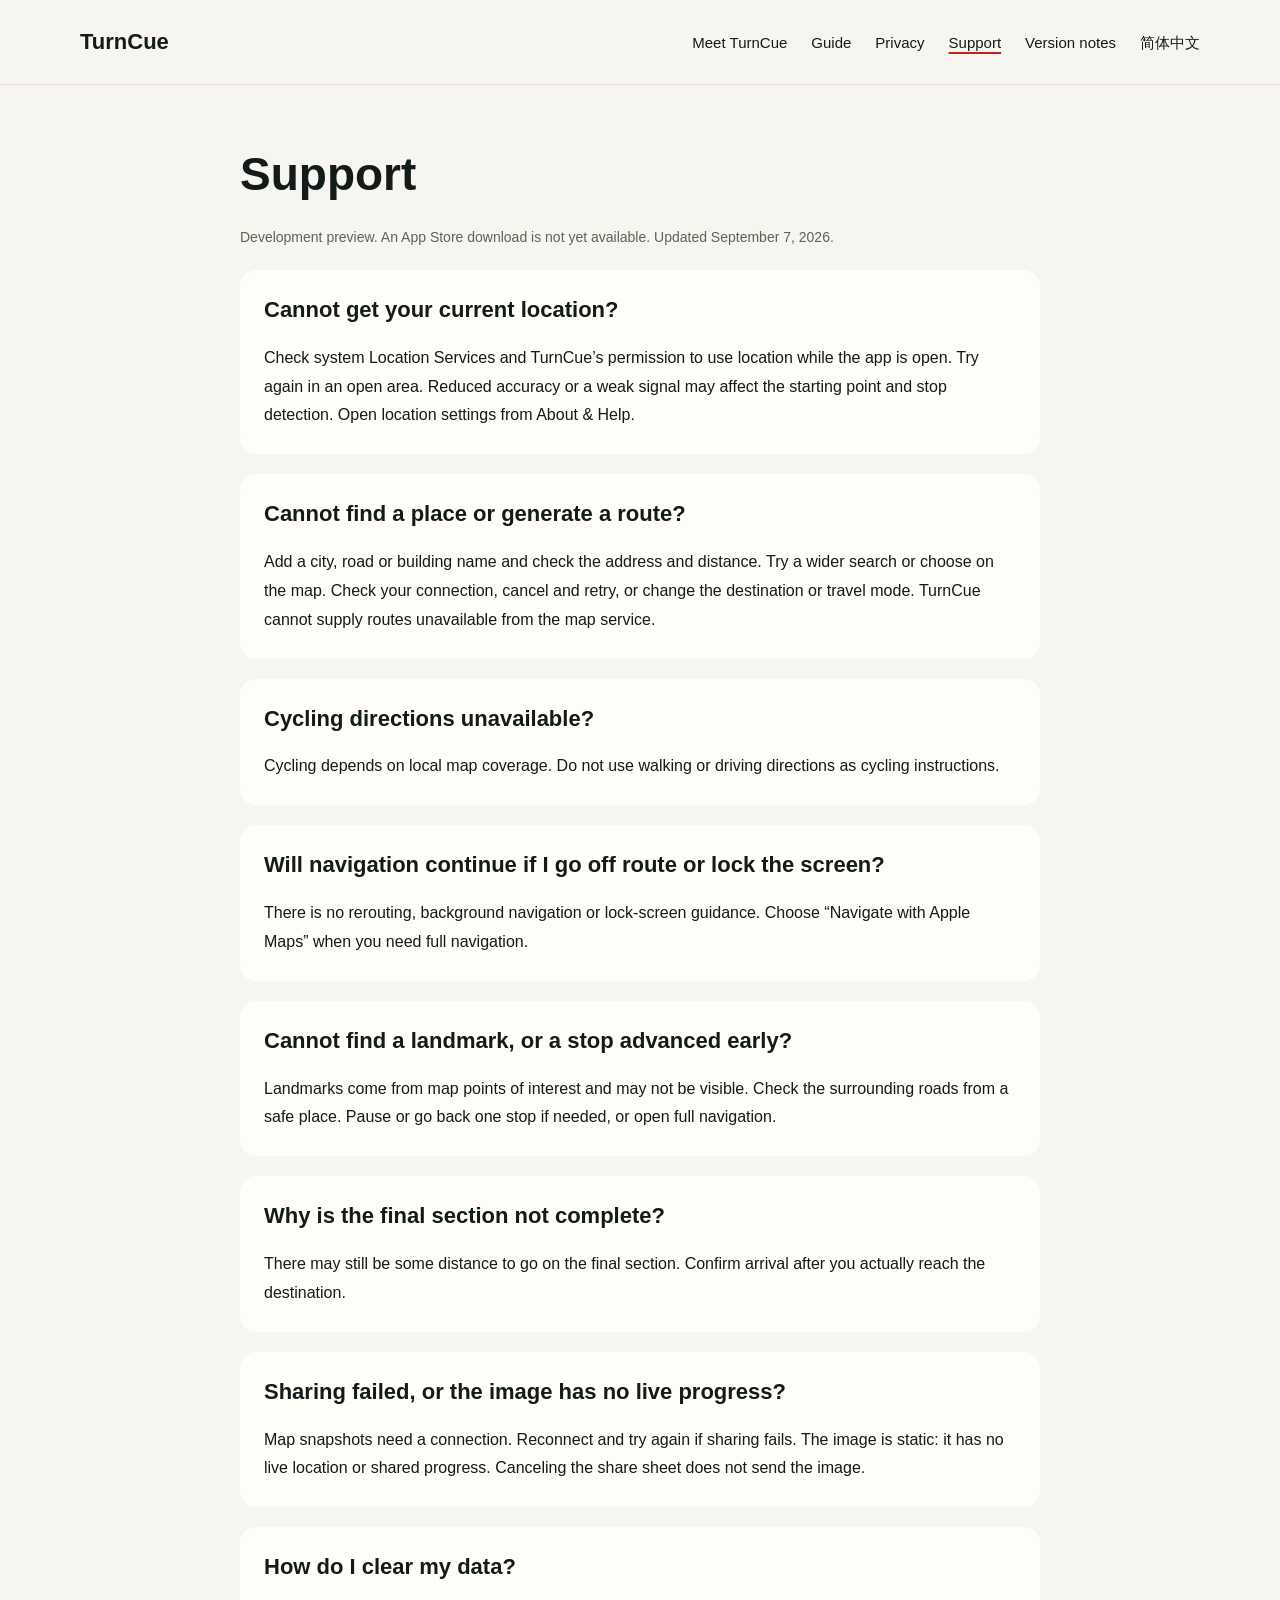
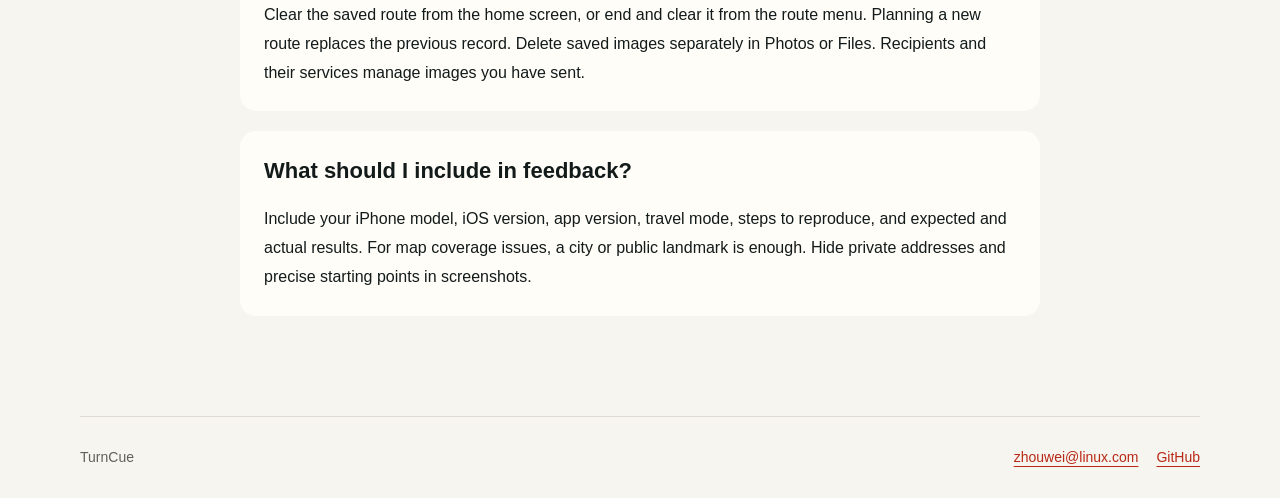
<file: en/support/index.html>
<!doctype html>
<html lang="en"><head>
<meta charset="utf-8"><meta name="viewport" content="width=device-width, initial-scale=1">
<title>Support · TurnCue</title>
<meta name="description" content="Support — TurnCue route notes, key points and foreground following.">
<meta property="og:title" content="Support · TurnCue"><meta property="og:type" content="website">
<meta property="og:url" content="https://xiaomao361.github.io/turncue/en/support/"><meta property="og:image" content="https://xiaomao361.github.io/turncue/assets/app-icon.png">
<link rel="canonical" href="https://xiaomao361.github.io/turncue/en/support/"><link rel="icon" href="../../assets/app-icon.png">
<link rel="stylesheet" href="../../assets/site.css"></head>
<body><a class="skip" href="#main">Skip to content</a>
<header class="site-header"><nav class="nav shell" aria-label="Main navigation">
<a class="brand" href="../index.html">TurnCue</a><div class="links"><a href="../index.html">Meet TurnCue</a><a href="../guide/index.html">Guide</a><a href="../privacy/index.html">Privacy</a><a href="index.html" aria-current="page">Support</a><a href="../changelog/index.html">Version notes</a><a href="../../support/index.html" lang="zh-Hans">简体中文</a></div></nav></header>
<main id="main" class="page shell"><h1>Support</h1><p class="status">Development preview. An App Store download is not yet available. Updated September 7, 2026.</p>
<section class="help-card"><h2>Cannot get your current location?</h2><p>Check system Location Services and TurnCue’s permission to use location while the app is open. Try again in an open area. Reduced accuracy or a weak signal may affect the starting point and stop detection. Open location settings from About &amp; Help.</p></section><section class="help-card"><h2>Cannot find a place or generate a route?</h2><p>Add a city, road or building name and check the address and distance. Try a wider search or choose on the map. Check your connection, cancel and retry, or change the destination or travel mode. TurnCue cannot supply routes unavailable from the map service.</p></section><section class="help-card"><h2>Cycling directions unavailable?</h2><p>Cycling depends on local map coverage. Do not use walking or driving directions as cycling instructions.</p></section><section class="help-card"><h2>Will navigation continue if I go off route or lock the screen?</h2><p>There is no rerouting, background navigation or lock-screen guidance. Choose “Navigate with Apple Maps” when you need full navigation.</p></section><section class="help-card"><h2>Cannot find a landmark, or a stop advanced early?</h2><p>Landmarks come from map points of interest and may not be visible. Check the surrounding roads from a safe place. Pause or go back one stop if needed, or open full navigation.</p></section><section class="help-card"><h2>Why is the final section not complete?</h2><p>There may still be some distance to go on the final section. Confirm arrival after you actually reach the destination.</p></section><section class="help-card"><h2>Sharing failed, or the image has no live progress?</h2><p>Map snapshots need a connection. Reconnect and try again if sharing fails. The image is static: it has no live location or shared progress. Canceling the share sheet does not send the image.</p></section><section class="help-card"><h2>How do I clear my data?</h2><p>Clear the saved route from the home screen, or end and clear it from the route menu. Planning a new route replaces the previous record. Delete saved images separately in Photos or Files. Recipients and their services manage images you have sent.</p></section><section class="help-card"><h2>What should I include in feedback?</h2><p>Include your iPhone model, iOS version, app version, travel mode, steps to reproduce, and expected and actual results. For map coverage issues, a city or public landmark is enough. Hide private addresses and precise starting points in screenshots.</p></section></main>
<footer class="site-footer shell"><p>TurnCue</p><div><a href="mailto:zhouwei@linux.com">zhouwei@linux.com</a><a href="https://github.com/xiaomao361/turncue">GitHub</a></div></footer>
</body></html>
</file>
<file: assets/site.css>
:root{color-scheme:light;--paper:#f3ebd5;--surface:#faf5e3;--ink:#121a1a;--muted:#575245;--accent:#b82816;--line:#c9bea4;--wide:1120px;font-family:-apple-system,BlinkMacSystemFont,"PingFang SC","Microsoft YaHei",sans-serif;color:var(--ink);background:var(--paper);line-height:1.8}
*{box-sizing:border-box}body{margin:0}a{color:var(--accent);text-underline-offset:4px}a:hover{text-decoration-thickness:2px}a:focus-visible,summary:focus-visible{outline:3px solid var(--accent);outline-offset:5px}img{max-width:100%;height:auto;display:block}.shell{width:min(var(--wide),calc(100% - 64px));margin-inline:auto}.skip{position:absolute;left:20px;top:-100px;padding:10px;background:var(--surface);z-index:3}.skip:focus{top:12px}.site-header{border-bottom:1px solid var(--line)}.nav{display:flex;align-items:center;justify-content:space-between;gap:24px;padding-block:20px}.brand{flex-shrink:0}.brand img{width:195px;height:54px}.links{display:flex;flex-wrap:wrap;gap:8px 24px}.links a{color:var(--ink);font-size:15px;text-decoration:none;min-height:44px;display:inline-flex;align-items:center}.links a[aria-current=page]{text-decoration:underline;text-decoration-color:var(--accent);text-decoration-thickness:2px}.hero{display:grid;grid-template-columns:1.15fr 1fr;gap:70px;align-items:center;padding-block:88px}.hero h1{font:700 clamp(36px,4.7vw,62px)/1.23 "Songti SC",STSong,serif;letter-spacing:-1px;margin:0 0 28px}.lead{font-size:19px;color:var(--muted);max-width:36em}.actions{display:flex;flex-wrap:wrap;gap:14px;margin-top:28px}.button{display:inline-flex;align-items:center;justify-content:center;min-height:48px;padding:10px 22px;background:var(--ink);color:var(--surface);text-decoration:none;border:1px solid var(--ink);border-radius:4px;font-weight:600}.button.secondary{background:transparent;color:var(--ink)}.button:hover{background:var(--accent);border-color:var(--accent);color:white}.status,.caption{font-size:14px;color:var(--muted)}.hero-art{margin:0;padding:34px;background:var(--surface);border:1px solid var(--line);box-shadow:9px 9px 0 #dfd4b8;transform:rotate(2deg)}.hero-art img{width:260px;margin:auto;border-radius:20%}.hero-art figcaption{margin-top:24px;text-align:center;font-family:"Songti SC",STSong,serif;font-size:21px}.section{padding-block:58px;border-top:1px solid var(--line)}h2{font:700 clamp(25px,3vw,34px)/1.45 "Songti SC",STSong,serif;margin:0 0 18px}h3{font-size:19px;margin:0 0 8px}p{margin:0 0 16px}.steps{list-style:none;padding:0;display:grid;grid-template-columns:repeat(3,1fr);gap:36px;margin:32px 0 0}.step-number{display:block;color:var(--accent);font:500 24px/1.5 Georgia,serif;margin-bottom:18px}.steps p{color:var(--muted)}.band{display:grid;grid-template-columns:1fr 1fr;gap:60px}.band p{color:var(--muted)}.site-footer{border-top:1px solid var(--line);padding-block:28px;display:flex;flex-wrap:wrap;align-items:center;justify-content:space-between;gap:12px;color:var(--muted);font-size:14px}.site-footer p{margin:0}.site-footer div{display:flex;flex-wrap:wrap;gap:18px}.page{max-width:800px;padding-block:60px 80px}.page h1{font:700 clamp(32px,5vw,46px)/1.3 "Songti SC",STSong,serif;margin:0 0 20px}.page h2{margin-top:40px;font-size:25px}.page li{margin-bottom:10px}.page a{overflow-wrap:anywhere}.page ul,.page ol{padding-left:1.5em}.notice{border-left:3px solid var(--accent);padding:18px 22px;background:var(--surface);margin:24px 0}.notice p:last-child{margin-bottom:0}details{border-top:1px solid var(--line);padding:18px 0}summary{font-weight:600;cursor:pointer;min-height:44px;display:list-item;padding:6px 0}details p{margin:12px 0 4px}.contact{padding:24px;background:var(--surface);border:1px solid var(--line);margin-top:32px}.contact h2{margin-top:0}time{font-variant-numeric:tabular-nums}
@media(max-width:760px){.shell{width:calc(100% - 36px)}.nav{align-items:flex-start;flex-direction:column;gap:10px;padding-block:14px}.links{gap:0 18px}.hero{grid-template-columns:1fr;gap:38px;padding-block:44px}.hero-art{max-width:390px;width:calc(100% - 10px);margin:0 auto}.hero-art img{width:210px}.steps{grid-template-columns:1fr;gap:22px}.step-number{margin-bottom:5px}.band{grid-template-columns:1fr;gap:30px}.section{padding-block:38px}.page{padding-block:36px 52px}.site-footer{align-items:flex-start;flex-direction:column}.lead{font-size:17px}}
@media(prefers-reduced-motion:reduce){*{scroll-behavior:auto!important}}
@media print{.site-header,.site-footer,.actions,.skip{display:none}body{background:white}.shell{width:100%}.page{padding:0}.hero-art{transform:none;box-shadow:none}a{color:inherit}}

/* Shared with the app's quiet paper palette. */
:root{--paper:#f7f5f0;--surface:#fffdf7;--muted:#616159;--line:#dedcd5}
.brand{font-size:22px;font-weight:600;text-decoration:none;color:var(--ink)}
.page h1,.page h2{font-family:inherit;font-weight:600}
.help-card{padding:24px;margin:20px 0;background:var(--surface);border-radius:16px}
.page .help-card h2{margin-top:0;font-size:22px}
.help-card p:last-child{margin-bottom:0}
</file>
<file: docs/assets/site.css>
:root{color-scheme:light;--paper:#f3ebd5;--surface:#faf5e3;--ink:#121a1a;--muted:#575245;--accent:#b82816;--line:#c9bea4;--wide:1120px;font-family:-apple-system,BlinkMacSystemFont,"PingFang SC","Microsoft YaHei",sans-serif;color:var(--ink);background:var(--paper);line-height:1.8}
*{box-sizing:border-box}body{margin:0}a{color:var(--accent);text-underline-offset:4px}a:hover{text-decoration-thickness:2px}a:focus-visible,summary:focus-visible{outline:3px solid var(--accent);outline-offset:5px}img{max-width:100%;height:auto;display:block}.shell{width:min(var(--wide),calc(100% - 64px));margin-inline:auto}.skip{position:absolute;left:20px;top:-100px;padding:10px;background:var(--surface);z-index:3}.skip:focus{top:12px}.site-header{border-bottom:1px solid var(--line)}.nav{display:flex;align-items:center;justify-content:space-between;gap:24px;padding-block:20px}.brand{flex-shrink:0}.brand img{width:195px;height:54px}.links{display:flex;flex-wrap:wrap;gap:8px 24px}.links a{color:var(--ink);font-size:15px;text-decoration:none;min-height:44px;display:inline-flex;align-items:center}.links a[aria-current=page]{text-decoration:underline;text-decoration-color:var(--accent);text-decoration-thickness:2px}.hero{display:grid;grid-template-columns:1.15fr 1fr;gap:70px;align-items:center;padding-block:88px}.hero h1{font:700 clamp(36px,4.7vw,62px)/1.23 "Songti SC",STSong,serif;letter-spacing:-1px;margin:0 0 28px}.lead{font-size:19px;color:var(--muted);max-width:36em}.actions{display:flex;flex-wrap:wrap;gap:14px;margin-top:28px}.button{display:inline-flex;align-items:center;justify-content:center;min-height:48px;padding:10px 22px;background:var(--ink);color:var(--surface);text-decoration:none;border:1px solid var(--ink);border-radius:4px;font-weight:600}.button.secondary{background:transparent;color:var(--ink)}.button:hover{background:var(--accent);border-color:var(--accent);color:white}.status,.caption{font-size:14px;color:var(--muted)}.hero-art{margin:0;padding:34px;background:var(--surface);border:1px solid var(--line);box-shadow:9px 9px 0 #dfd4b8;transform:rotate(2deg)}.hero-art img{width:260px;margin:auto;border-radius:20%}.hero-art figcaption{margin-top:24px;text-align:center;font-family:"Songti SC",STSong,serif;font-size:21px}.section{padding-block:58px;border-top:1px solid var(--line)}h2{font:700 clamp(25px,3vw,34px)/1.45 "Songti SC",STSong,serif;margin:0 0 18px}h3{font-size:19px;margin:0 0 8px}p{margin:0 0 16px}.steps{list-style:none;padding:0;display:grid;grid-template-columns:repeat(3,1fr);gap:36px;margin:32px 0 0}.step-number{display:block;color:var(--accent);font:500 24px/1.5 Georgia,serif;margin-bottom:18px}.steps p{color:var(--muted)}.band{display:grid;grid-template-columns:1fr 1fr;gap:60px}.band p{color:var(--muted)}.site-footer{border-top:1px solid var(--line);padding-block:28px;display:flex;flex-wrap:wrap;align-items:center;justify-content:space-between;gap:12px;color:var(--muted);font-size:14px}.site-footer p{margin:0}.site-footer div{display:flex;flex-wrap:wrap;gap:18px}.page{max-width:800px;padding-block:60px 80px}.page h1{font:700 clamp(32px,5vw,46px)/1.3 "Songti SC",STSong,serif;margin:0 0 20px}.page h2{margin-top:40px;font-size:25px}.page li{margin-bottom:10px}.page a{overflow-wrap:anywhere}.page ul,.page ol{padding-left:1.5em}.notice{border-left:3px solid var(--accent);padding:18px 22px;background:var(--surface);margin:24px 0}.notice p:last-child{margin-bottom:0}details{border-top:1px solid var(--line);padding:18px 0}summary{font-weight:600;cursor:pointer;min-height:44px;display:list-item;padding:6px 0}details p{margin:12px 0 4px}.contact{padding:24px;background:var(--surface);border:1px solid var(--line);margin-top:32px}.contact h2{margin-top:0}time{font-variant-numeric:tabular-nums}
@media(max-width:760px){.shell{width:calc(100% - 36px)}.nav{align-items:flex-start;flex-direction:column;gap:10px;padding-block:14px}.links{gap:0 18px}.hero{grid-template-columns:1fr;gap:38px;padding-block:44px}.hero-art{max-width:390px;width:calc(100% - 10px);margin:0 auto}.hero-art img{width:210px}.steps{grid-template-columns:1fr;gap:22px}.step-number{margin-bottom:5px}.band{grid-template-columns:1fr;gap:30px}.section{padding-block:38px}.page{padding-block:36px 52px}.site-footer{align-items:flex-start;flex-direction:column}.lead{font-size:17px}}
@media(prefers-reduced-motion:reduce){*{scroll-behavior:auto!important}}
@media print{.site-header,.site-footer,.actions,.skip{display:none}body{background:white}.shell{width:100%}.page{padding:0}.hero-art{transform:none;box-shadow:none}a{color:inherit}}
</file>
